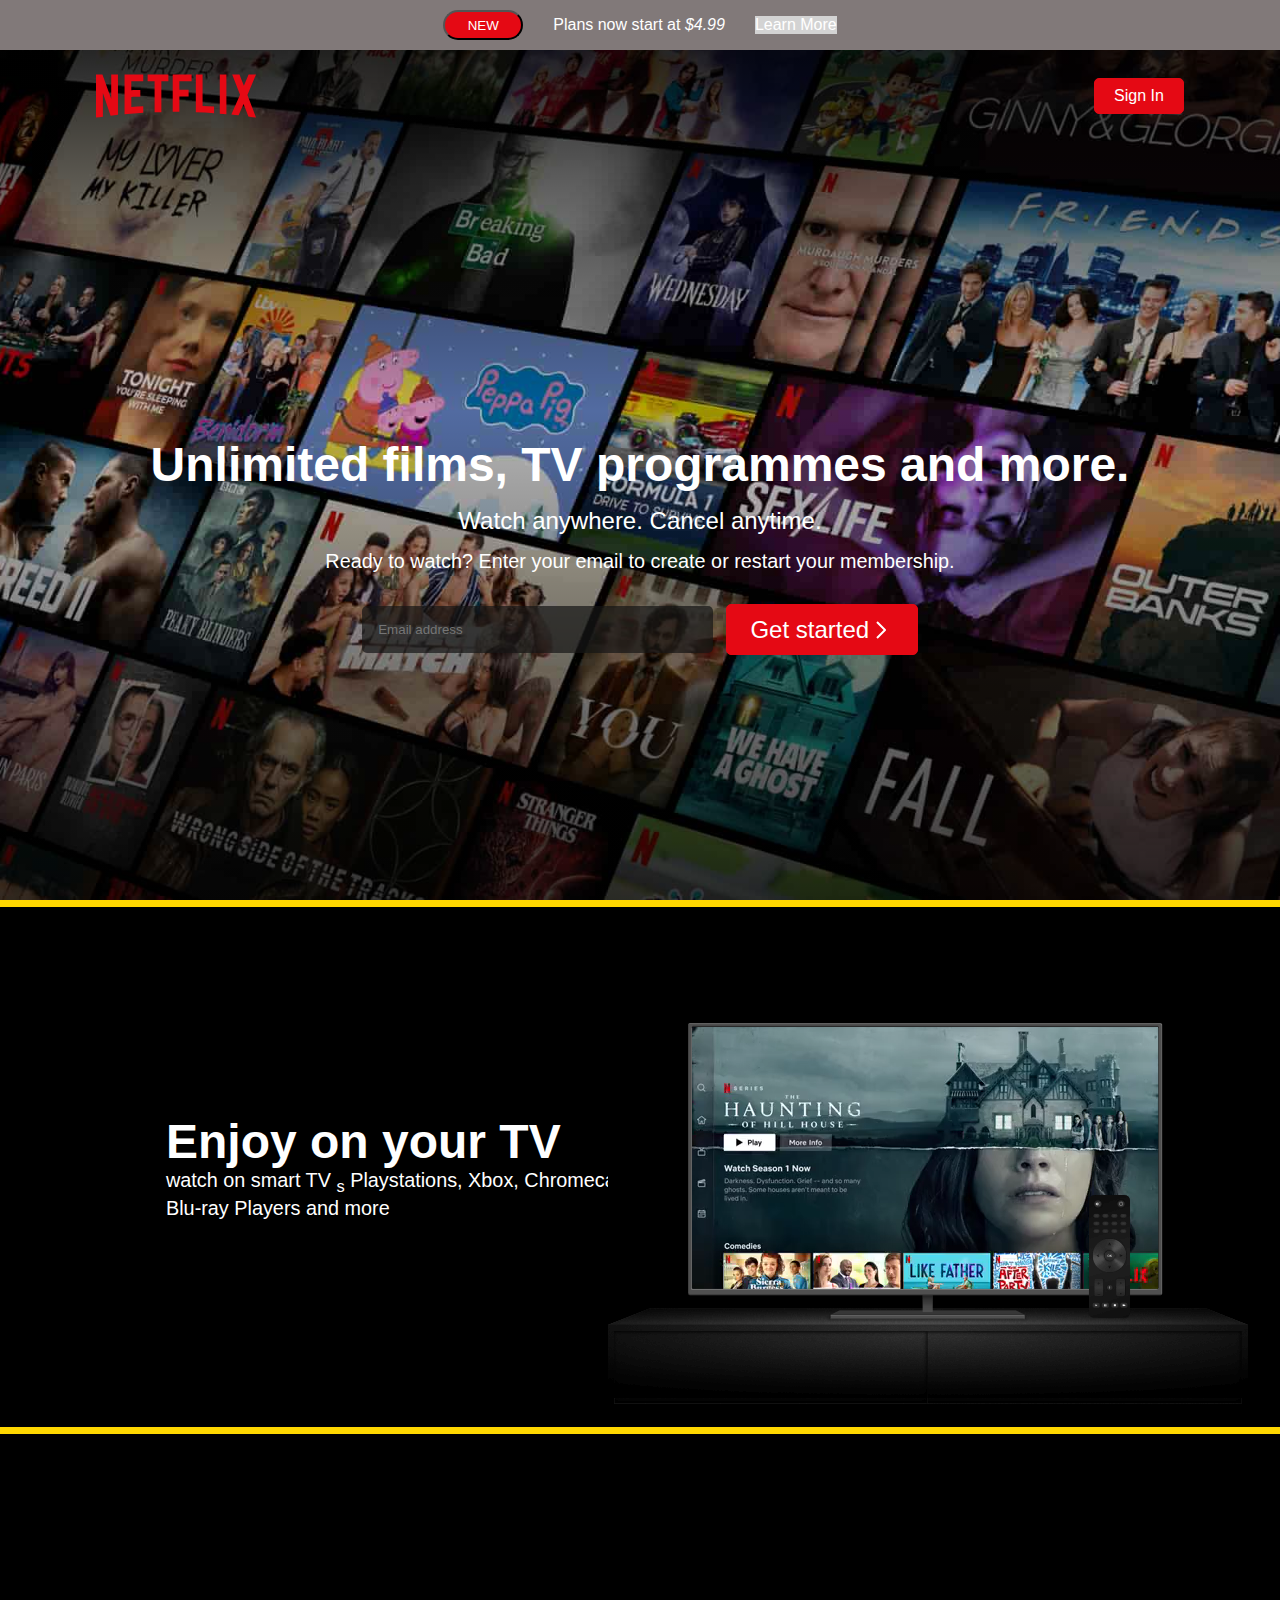
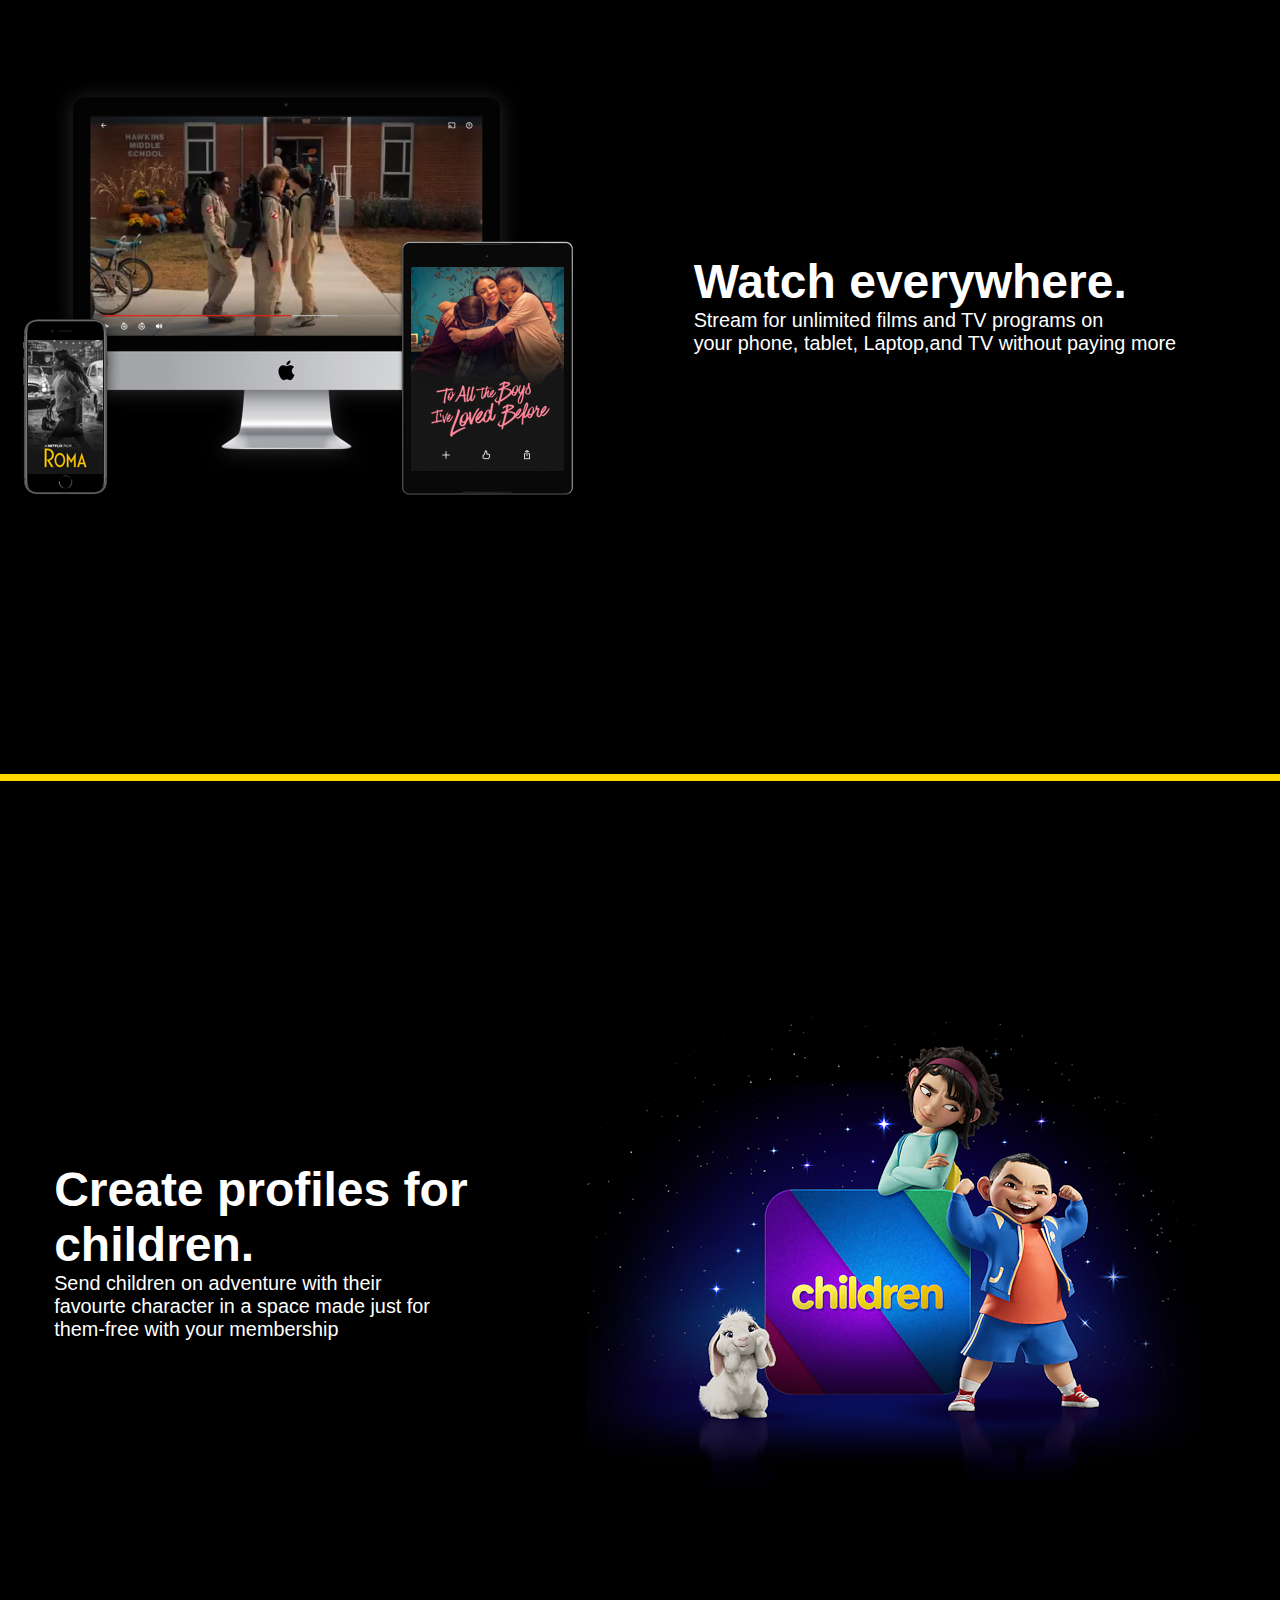
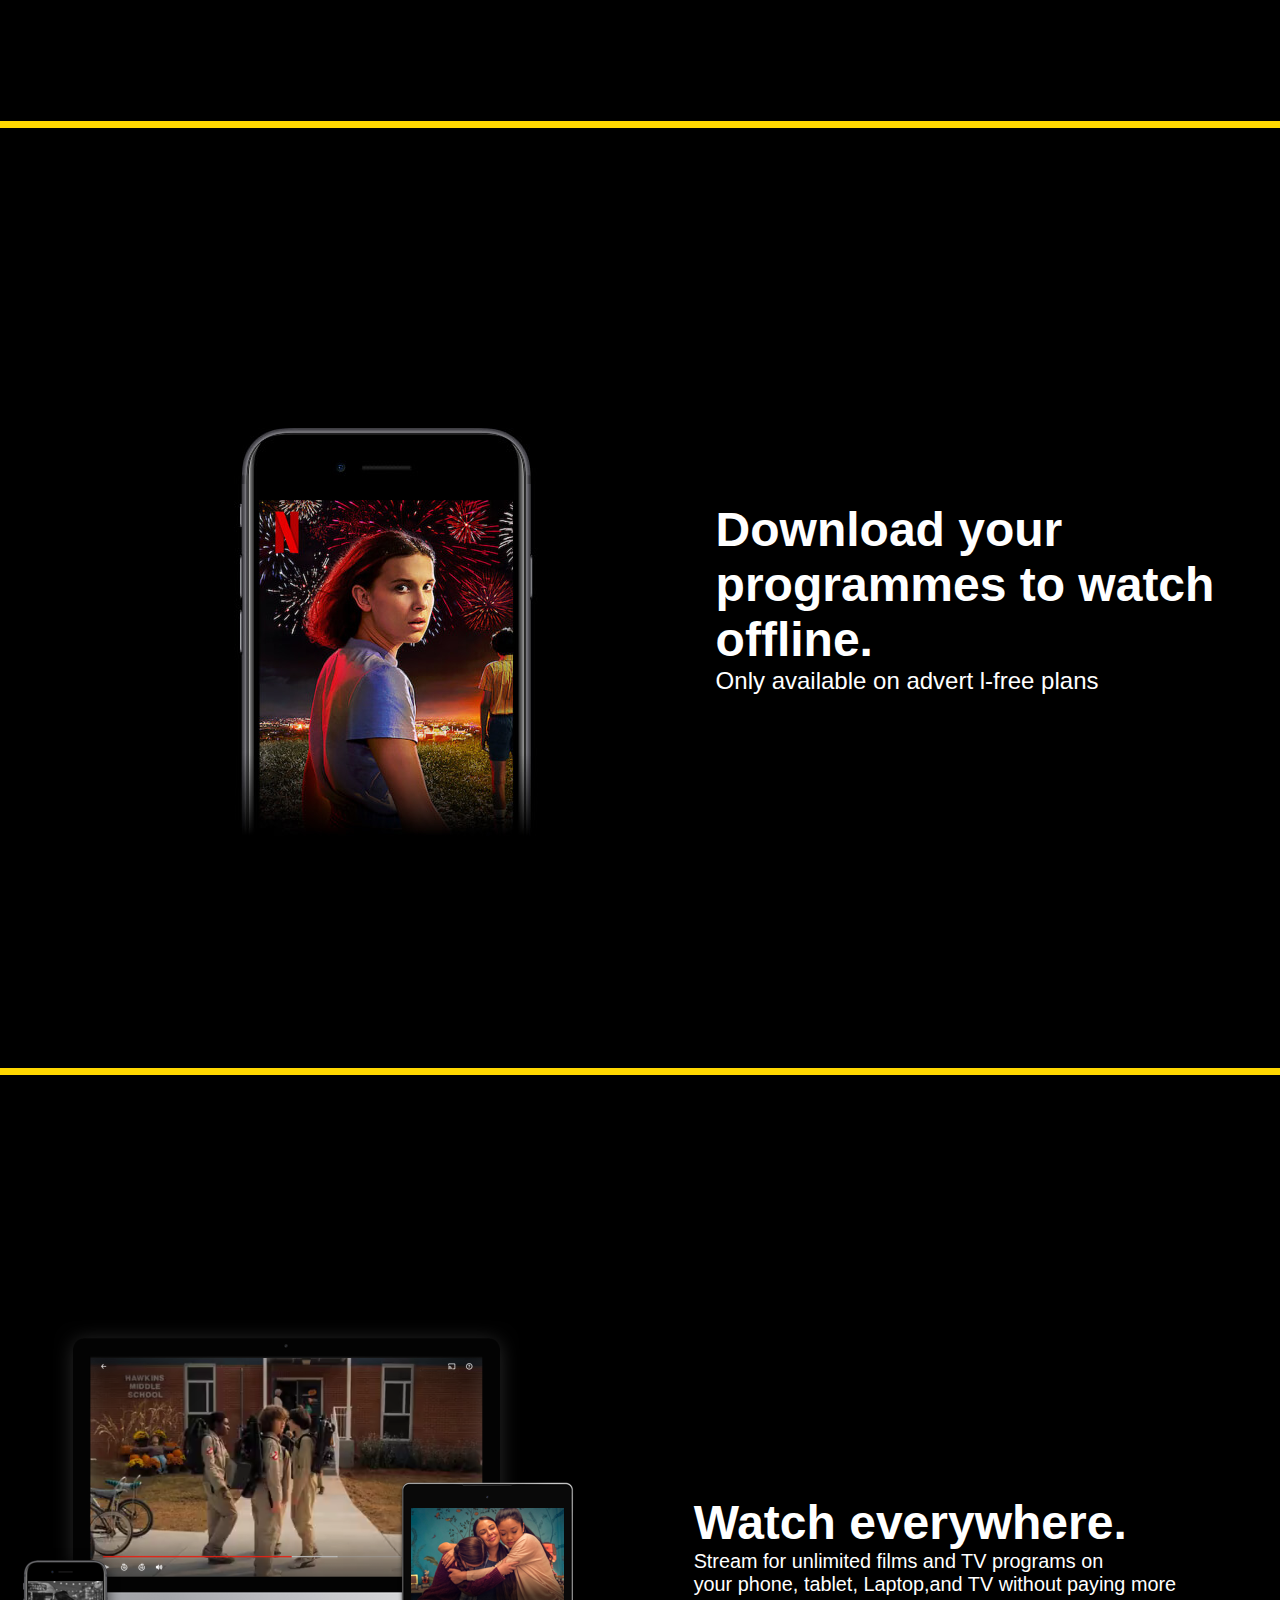
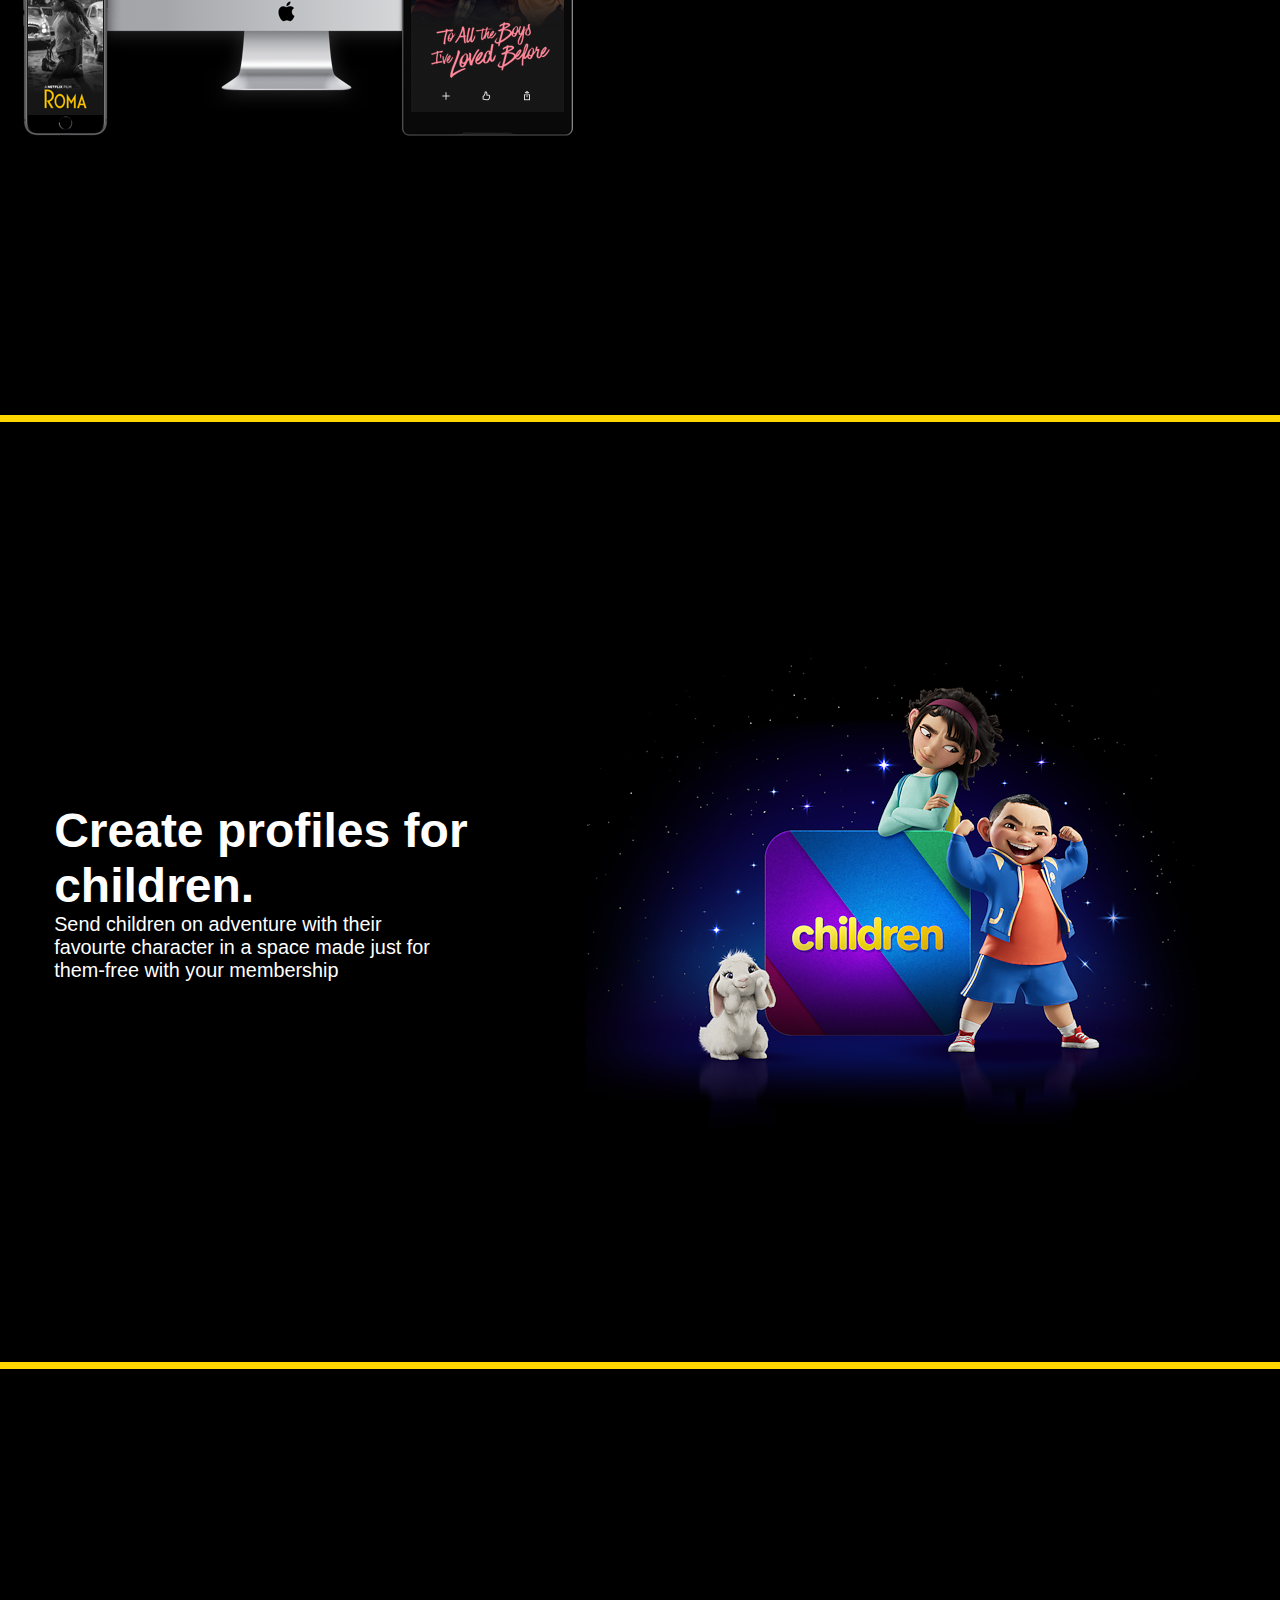
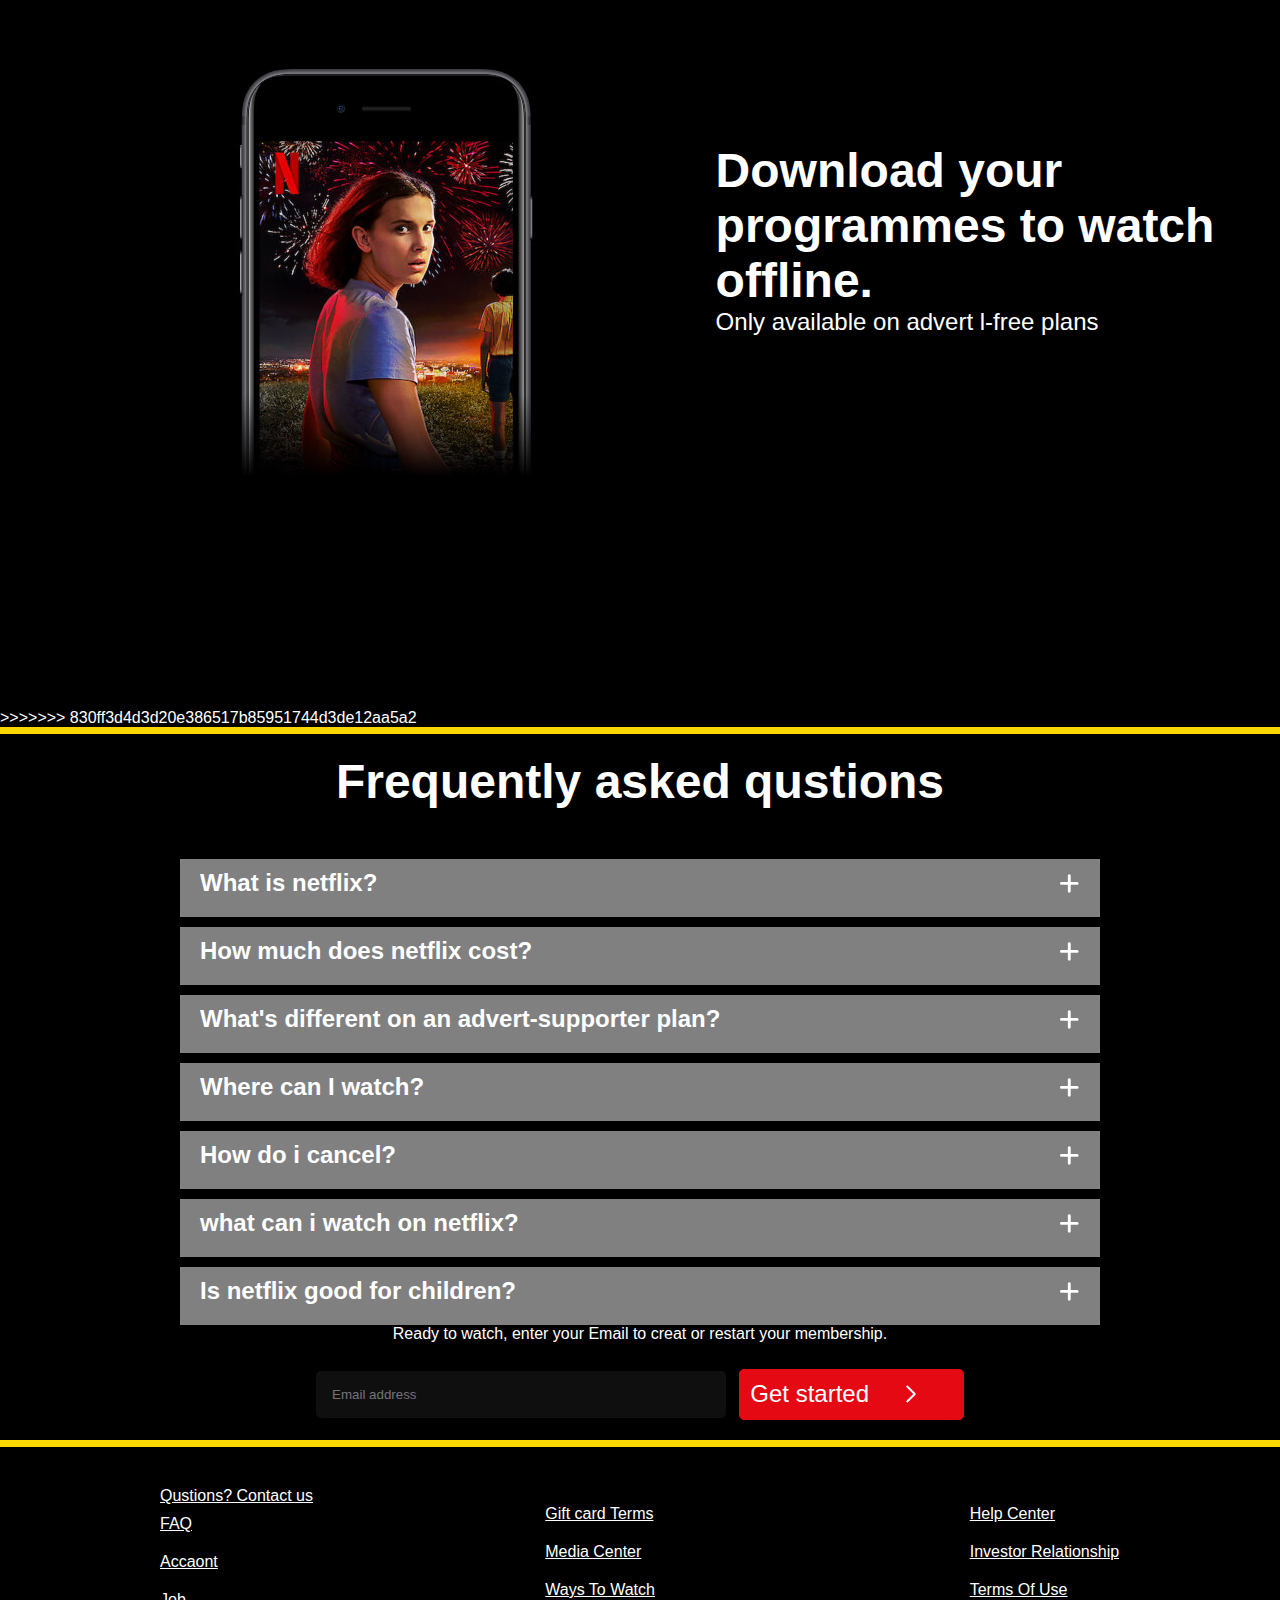
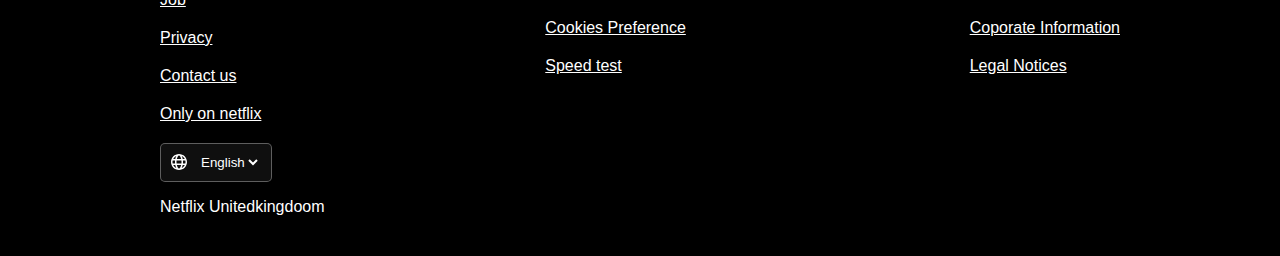
<file: index.html>
<!DOCTYPE html>
<html lang="en">
<head>
    <meta charset="UTF-8">
    <meta http-equiv="X-UA-Compatible" content="IE=edge">
    <meta name="viewport" content="width=device-width, initial-scale=1.0">
    <title>Netflix2.0 British</title>
    <link rel="stylesheet" href="./html/css/index.css">
    <link rel="stylesheet" href="https://cdnjs.cloudflare.com/ajax/libs/font-awesome/6.3.0/css/all.min.css">
</head>
<body>
    <header class="nf-hero">
        <nav class="nav-nav">
            <button class="btn-btn">NEW</button>
            <p>Plans now start at <em>$4.99</em></p>
            <a href="#">Learn More</a>
        </nav>
     <div>
        <nav class="nf-hero-nav">
            <svg viewBox="0 0 111 30" version="1.1" xmlns="http://www.w3.org/2000/svg" xmlns:xlink="http://www.w3.org/1999/xlink" aria-hidden="true" role="img" class="nf-logo"><g><path d="M105.06233,14.2806261 L110.999156,30 C109.249227,29.7497422 107.500234,29.4366857 105.718437,29.1554972 L102.374168,20.4686475 L98.9371075,28.4375293 C97.2499766,28.1563408 95.5928391,28.061674 93.9057081,27.8432843 L99.9372012,14.0931671 L94.4680851,-5.68434189e-14 L99.5313525,-5.68434189e-14 L102.593495,7.87421502 L105.874965,-5.68434189e-14 L110.999156,-5.68434189e-14 L105.06233,14.2806261 Z M90.4686475,-5.68434189e-14 L85.8749649,-5.68434189e-14 L85.8749649,27.2499766 C87.3746368,27.3437061 88.9371075,27.4055675 90.4686475,27.5930265 L90.4686475,-5.68434189e-14 Z M81.9055207,26.93692 C77.7186241,26.6557316 73.5307901,26.4064111 69.250164,26.3117443 L69.250164,-5.68434189e-14 L73.9366389,-5.68434189e-14 L73.9366389,21.8745899 C76.6248008,21.9373887 79.3120255,22.1557784 81.9055207,22.2804387 L81.9055207,26.93692 Z M64.2496954,10.6561065 L64.2496954,15.3435186 L57.8442216,15.3435186 L57.8442216,25.9996251 L53.2186709,25.9996251 L53.2186709,-5.68434189e-14 L66.3436123,-5.68434189e-14 L66.3436123,4.68741213 L57.8442216,4.68741213 L57.8442216,10.6561065 L64.2496954,10.6561065 Z M45.3435186,4.68741213 L45.3435186,26.2498828 C43.7810479,26.2498828 42.1876465,26.2498828 40.6561065,26.3117443 L40.6561065,4.68741213 L35.8121661,4.68741213 L35.8121661,-5.68434189e-14 L50.2183897,-5.68434189e-14 L50.2183897,4.68741213 L45.3435186,4.68741213 Z M30.749836,15.5928391 C28.687787,15.5928391 26.2498828,15.5928391 24.4999531,15.6875059 L24.4999531,22.6562939 C27.2499766,22.4678976 30,22.2495079 32.7809542,22.1557784 L32.7809542,26.6557316 L19.812541,27.6876933 L19.812541,-5.68434189e-14 L32.7809542,-5.68434189e-14 L32.7809542,4.68741213 L24.4999531,4.68741213 L24.4999531,10.9991564 C26.3126816,10.9991564 29.0936358,10.9054269 30.749836,10.9054269 L30.749836,15.5928391 Z M4.78114163,12.9684132 L4.78114163,29.3429562 C3.09401069,29.5313525 1.59340144,29.7497422 0,30 L0,-5.68434189e-14 L4.4690224,-5.68434189e-14 L10.562377,17.0315868 L10.562377,-5.68434189e-14 L15.2497891,-5.68434189e-14 L15.2497891,28.061674 C13.5935889,28.3437998 11.906458,28.4375293 10.1246602,28.6868498 L4.78114163,12.9684132 Z"></path></g></svg>
            <a href="../html/form/signin.html" class="nf-hero-signin btn" target="_blank"> sign in</a>
        </nav>
        <main class="nf-hero-main">
            <h1 class="nf-hero-main-title">Unlimited films, TV programmes and more.</h1>
            <h2 class="nf-hero-main-subtitle">Watch anywhere. Cancel anytime.</h2>
            <p class="nf-hero-main-text">Ready to watch? Enter your email to create or restart your membership.
            </p>
            <form action="#" class="nf-hero-main-form">
                <input type="Email" class="nf-hero-main-form-input" placeholder="Email address" name="Email">
                <button class="nf-hero-main-form-btn btn">
                    <span>Get started</span><svg width="24" height="24" viewBox="0 0 24 24" fill="none" xmlns="http://www.w3.org/2000/svg" class="nt-hero-main-form-angle-bracket"><path fill-rule="evenodd" clip-rule="evenodd" d="M7.29297 19.2928L14.5859 12L7.29297 4.70706L8.70718 3.29285L16.7072 11.2928C16.8947 11.4804 17.0001 11.7347 17.0001 12C17.0001 12.2652 16.8947 12.5195 16.7072 12.7071L8.70718 20.7071L7.29297 19.2928Z" fill="currentColor"></path>
                    </svg>
                </button>
            </form>
        </main>
     </div>
    </header>
   

        <section class="section-two">
         <div class="div-mm">
            <div class="div-d">
                <h1 class="hh">Enjoy on your TV</h1>
                <p class="pp">watch on smart TV <sub>s</sub> Playstations, Xbox, Chromecast, Apple TV, <br> Blu-ray Players and more</p>
            </div>
            <div class="div-dd">
                <img src="./html/assets/images/tv.png" alt="">
                <video autoplay loop src="/html/assets/images/video-tv-0819.m4v" class="diveo-dd"></video>
            </div>
         </div>
        </section>

        <section class="section-boy">
            <div class="dive-dad">
                <div class="div-img">
                    <img src="./html/assets/images/device-pile.png" alt="">
                    <video class="vid" autoplay loop src="./html/assets/images/video-devices.m4v"></video>
                </div>
                <div class="div-text">
                    <h1>Watch everywhere.</h1>
                    <p>Stream for unlimited films and TV programs on <br> your phone, tablet, Laptop,and TV without paying more</p>
                </div>
            </div>
        </section>
        <section class="section-3">
            <div class="div-gg">
                <div class="dive-texx">
                    <h1>Create profiles for <br> children.</h1>
                    <p>Send children on adventure with their <br> favourte character in a space made just for <br> them-free with your membership</p>
                </div>
                <div class="second-div">
                    <img src="./html/assets/images/children.png" alt="">
                </div>
            </div>
        </section>

        <section class="sect-set">
            <div class="baby">
                <div class="boy-b">
                    <img src="./html/assets/images/mobile-0819.jpg" alt="">
                </div>
                <div class="g-text">
                    <h1>Download your <br>programmes to watch <br>offline.</h1>
                    <p>Only available on advert l-free plans</p>
                </div>
            </div>
        </section>
       <section class="section-boy">
           <div class="dive-dad">
               <div class="div-img">
                   <img src="./html/assets/images/device-pile.png" alt="">
                   <video class="vid" autoplay loop src="./html/assets/images/video-devices.m4v"></video>
               </div>
               <div class="div-text">
                   <h1>Watch everywhere.</h1>
                   <p>Stream for unlimited films and TV programs on <br> your phone, tablet, Laptop,and TV without paying more</p>
               </div>
           </div>
       </section>
       <section class="section-3">
           <div class="div-gg">
               <div class="dive-texx">
                   <h1>Create profiles for <br> children.</h1>
                   <p>Send children on adventure with their <br> favourte character in a space made just for <br> them-free with your membership</p>
               </div>
               <div class="second-div">
                   <img src="./html/assets/images/children.png" alt="">
               </div>
           </div>
       </section>

       <section class="sect-set">
           <div class="baby">
               <div class="boy-b">
                   <img src="./html/assets/images/mobile-0819.jpg" alt="">
               </div>
               <div class="g-text">
                   <h1>Download your <br>programmes to watch <br>offline.</h1>
                   <p>Only available on advert l-free plans</p>
               </div>
           </div>
       </section>

>>>>>>> 830ff3d4d3d20e386517b85951744d3de12aa5a2
        <section class="sect-sect">
            <div class="dvd">
                <h1 class="we">Frequently asked qustions</h1>
                <details>
                    <summary>
                       
                        <h2 class="ppr">What is netflix?  <svg xmlns="http://www.w3.org/2000/svg"class="vga" viewBox="0 0 448 512"><path d="M240 80c0-17.7-14.3-32-32-32s-32 14.3-32 32V224H32c-17.7 0-32 14.3-32 32s14.3 32 32 32H176V432c0 17.7 14.3 32 32 32s32-14.3 32-32V288H384c17.7 0 32-14.3 32-32s-14.3-32-32-32H240V80z"/></svg></h2>
                
                    </summary>
                        <p>Netflix is a streaming service that offers a wide variety of award-winning TV shows, movies, anime, documentaries, <br>	and more on thousands of internet-connected devices.

                            You can watch as much as you want, whenever you want without a <br> single commercial – all for one low monthly price. 	There's always something new to discover and new TV shows and movies are <br> added every week!</p>
                   
                </details>
                       
                <details>
                    <summary>
                        <h2 class="ppr">How much does netflix cost? <svg xmlns="http://www.w3.org/2000/svg"class="vga" viewBox="0 0 448 512"><path d="M240 80c0-17.7-14.3-32-32-32s-32 14.3-32 32V224H32c-17.7 0-32 14.3-32 32s14.3 32 32 32H176V432c0 17.7 14.3 32 32 32s32-14.3 32-32V288H384c17.7 0 32-14.3 32-32s-14.3-32-32-32H240V80z"/></svg></h2>
                    </summary>
                        <p>Watch Netflix on your smartphone, tablet, Smart TV, laptop, or streaming device, <br> all for one fixed monthly fee. 	Plans range from US$2.99 <br> to US$9.99 a month. No extra costs, no contracts.
                        </p>
                    
                </details>
                <details>
                    <summary>
                         <h2 class="ppr">What's different on an advert-supporter plan? <svg xmlns="http://www.w3.org/2000/svg"class="vga" viewBox="0 0 448 512"><path d="M240 80c0-17.7-14.3-32-32-32s-32 14.3-32 32V224H32c-17.7 0-32 14.3-32 32s14.3 32 32 32H176V432c0 17.7 14.3 32 32 32s32-14.3 32-32V288H384c17.7 0 32-14.3 32-32s-14.3-32-32-32H240V80z"/></svg></h2>
                         <p></p>
                    </summary>
                </details>
                <details>
                    <summary>
                         <h2 class="ppr">Where can I watch? <svg xmlns="http://www.w3.org/2000/svg"class="vga" viewBox="0 0 448 512"><path d="M240 80c0-17.7-14.3-32-32-32s-32 14.3-32 32V224H32c-17.7 0-32 14.3-32 32s14.3 32 32 32H176V432c0 17.7 14.3 32 32 32s32-14.3 32-32V288H384c17.7 0 32-14.3 32-32s-14.3-32-32-32H240V80z"/></svg></h2>
                    </summary>
                         <p>Watch anywhere, anytime. Sign in with your Netflix account to watch instantly on the web  at netflix.com from your 	personal <br> computer or on any internet-connected device that offers the Netflix app, including smart TVs, smartphones, <br>	tablets, streaming media  players and game consoles.

                            You can also download your favorite shows with the iOS,  Android, <br> or Windows  10 app. Use  downloads to watch while 	you're on the go and without an internet connection. Take Netflix <br> with you anywhere.
                        </p>
                    
                </details>
                <details>
                    <summary>
                         <h2 class="ppr">How do i cancel? <svg xmlns="http://www.w3.org/2000/svg"class="vga" viewBox="0 0 448 512"><path d="M240 80c0-17.7-14.3-32-32-32s-32 14.3-32 32V224H32c-17.7 0-32 14.3-32 32s14.3 32 32 32H176V432c0 17.7 14.3 32 32 32s32-14.3 32-32V288H384c17.7 0 32-14.3 32-32s-14.3-32-32-32H240V80z"/></svg></h2>
                    </summary>
                       <p>Netflix is flexible. There are no pesky contracts and no commitments. You can easily cancel your account online in 	two clicks. <br> There are no cancellation fees – start or stop your account anytime.
                    </p>
                </details>

                <details>
                    <summary>
                          <h2 class="ppr">what can i watch on netflix? <svg xmlns="http://www.w3.org/2000/svg"class="vga" viewBox="0 0 448 512"><path d="M240 80c0-17.7-14.3-32-32-32s-32 14.3-32 32V224H32c-17.7 0-32 14.3-32 32s14.3 32 32 32H176V432c0 17.7 14.3 32 32 32s32-14.3 32-32V288H384c17.7 0 32-14.3 32-32s-14.3-32-32-32H240V80z"/></svg></h2>
                    </summary>
                         <p>Netflix has an extensive library of feature films, documentaries, TV shows, anime, award-winning Netflix originals, <br>	and more. Watch as much as you want, anytime you want.
                        </p>
                </details>

                <details>
                    <summary>
                        <h2 class="ppr">Is netflix good for children? <svg xmlns="http://www.w3.org/2000/svg"class="vga" viewBox="0 0 448 512"><path d="M240 80c0-17.7-14.3-32-32-32s-32 14.3-32 32V224H32c-17.7 0-32 14.3-32 32s14.3 32 32 32H176V432c0 17.7 14.3 32 32 32s32-14.3 32-32V288H384c17.7 0 32-14.3 32-32s-14.3-32-32-32H240V80z"/></svg></h2>
                    </summary>
                        <p>The Netflix Kids experience is included in your membership to give parents control while kids enjoy family-friendly <br>	TV shows and movies in their own space.

                            Kids profiles come with PIN-protected parental controls that let you restrict <br> the maturity rating of content kids 	can watch and block specific titles you don’t want kids to see.
                        </p>
                </details>

                <div class="wee">
                    <p>Ready to watch, enter your Email to creat or restart your membership.</p>
                    
                    <form action="#" class="nf-hero-main-form bob">
                        <input type="Email" class="nf-hero-main-form-input" placeholder="Email address" name="Email">
                        <button class="nf-hero-main-form-btn btn">
                            <span>Get started</span><svg width="24" height="24" viewBox="0 0 24 24" fill="none" xmlns="http://www.w3.org/2000/svg" class="nt-hero-main-form-angle-bracket bob"><path fill-rule="evenodd" clip-rule="evenodd" d="M7.29297 19.2928L14.5859 12L7.29297 4.70706L8.70718 3.29285L16.7072 11.2928C16.8947 11.4804 17.0001 11.7347 17.0001 12C17.0001 12.2652 16.8947 12.5195 16.7072 12.7071L8.70718 20.7071L7.29297 19.2928Z" fill="currentColor"></path>
                            </svg>
                        </button>
                    </form>
                </div>
            </div>
        </section>
        <section class="section-mama">
          <div class="jyt">
            <a href="#" class="c22">Qustions? Contact us</a>
            <div class="div-thg">
                <div class="div-mam">
                    <a href="#">FAQ</a>
                    <a href="#">Accaont</a>
                    <a href="#">Job</a>
                    <a href="#">Privacy</a>
                    <a href="#">Contact us </a>
                    <a href="#">Only on netflix</a>
                </div>
    
                <div class="div-ma">
                    <a href="#">Gift card Terms</a> 
                    <a href="#">Media Center</a>
                    <a href="#">Ways To Watch</a>
                    <a href="#">Cookies Preference</a>
                    <a href="#">Speed test</a>
                </div>
    
                <div class="div-ggh">
                    <a href="#">Help Center</a>
                    <a href="#">Investor Relationship</a>
                    <a href="#">Terms Of Use</a>
                    <a href="#">Coporate Information</a>
                    <a href="#">Legal Notices</a>
                </div>
            </div>
          

          <div class="country-area">
            <div class="languedge">
                <svg width="16" height="16" viewBox="0 0 16 16" fill="none" xmlns="http://www.w3.org/2000/svg" class="Hawkins-Icon Hawkins-Icon-Small" data-name="Globe"><path fill-rule="evenodd" clip-rule="evenodd" d="M8 14.5C8.23033 14.5 8.84266 14.2743 9.48679 12.986C9.76293 12.4337 9.99973 11.7621 10.1748 11H5.8252C6.00027 11.7621 6.23707 12.4337 6.51321 12.986C7.15734 14.2743 7.76967 14.5 8 14.5ZM5.57762 9.5C5.52716 9.02077 5.5 8.51911 5.5 8C5.5 7.48089 5.52716 6.97923 5.57762 6.5H10.4224C10.4728 6.97923 10.5 7.48089 10.5 8C10.5 8.51911 10.4728 9.02077 10.4224 9.5H5.57762ZM11.7092 11C11.4822 12.1217 11.1317 13.117 10.6914 13.9184C12.0137 13.3161 13.0987 12.2837 13.7678 11H11.7092ZM14.3261 9.5H11.9298C11.9759 9.01412 12 8.51269 12 8C12 7.48731 11.9759 6.98588 11.9298 6.5H14.3261C14.4398 6.98152 14.5 7.48373 14.5 8C14.5 8.51627 14.4398 9.01848 14.3261 9.5ZM4.0702 9.5H1.67393C1.56019 9.01848 1.5 8.51627 1.5 8C1.5 7.48373 1.56019 6.98152 1.67393 6.5H4.0702C4.02411 6.98588 4 7.48731 4 8C4 8.51269 4.02411 9.01412 4.0702 9.5ZM2.23221 11H4.29076C4.51779 12.1217 4.86832 13.117 5.30864 13.9184C3.98635 13.3161 2.90128 12.2837 2.23221 11ZM5.8252 5H10.1748C9.99973 4.23793 9.76293 3.56626 9.48679 3.01397C8.84266 1.72571 8.23033 1.5 8 1.5C7.76967 1.5 7.15734 1.72571 6.51321 3.01397C6.23707 3.56626 6.00027 4.23793 5.8252 5ZM11.7092 5H13.7678C13.0987 3.71627 12.0137 2.68389 10.6914 2.08162C11.1317 2.88302 11.4822 3.8783 11.7092 5ZM5.30864 2.08162C4.86832 2.88302 4.51779 3.8783 4.29076 5H2.23221C2.90128 3.71628 3.98635 2.68389 5.30864 2.08162ZM8 0C12.4183 0 16 3.58172 16 8C16 12.4183 12.4183 16 8 16C3.58172 16 0 12.4183 0 8C0 3.58172 3.58172 0 8 0Z" fill="currentColor"></path></svg>
                <select name="lang" id="lang" class="Ctry"><option value="en">English</option>
                    <option value="Fr">French</option></select>
            </div>
          </div>
          <p>Netflix Unitedkingdoom</p>
        </div>
        
        </section>
</body>
</html>
</file>
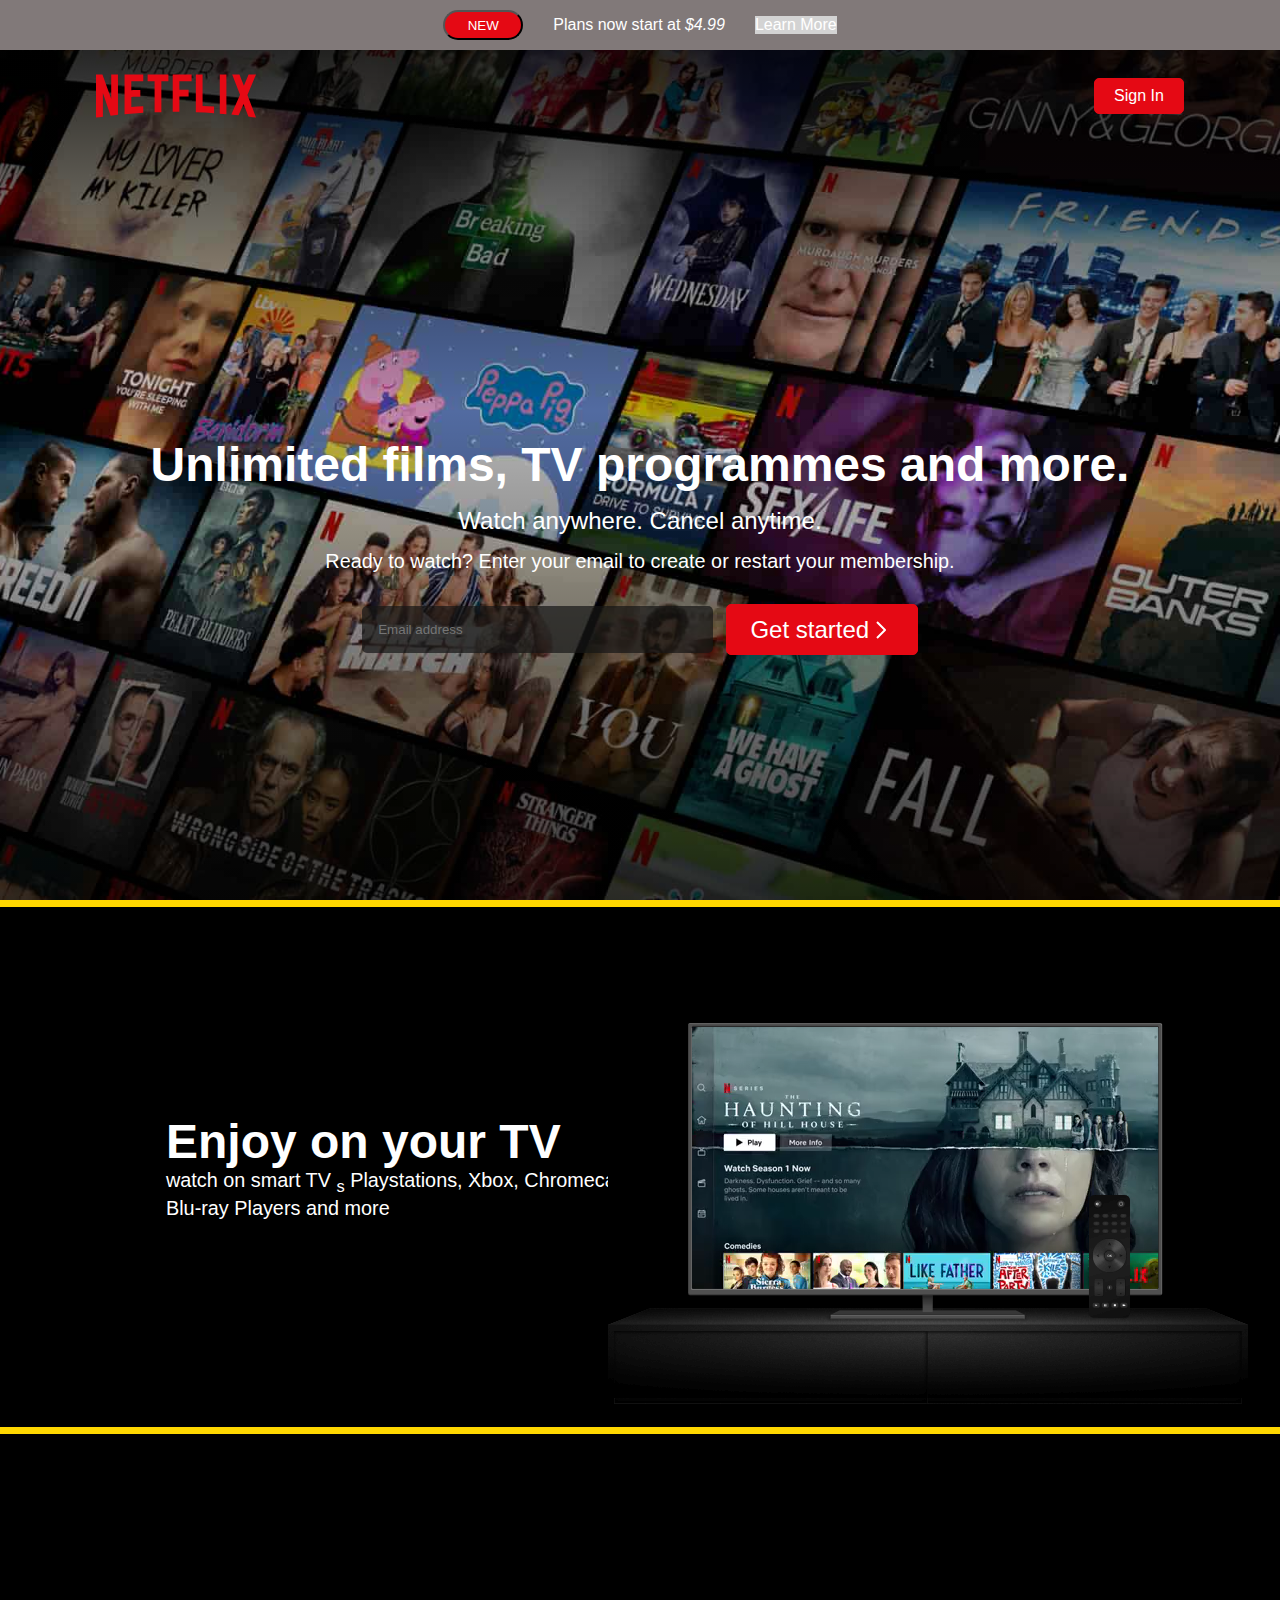
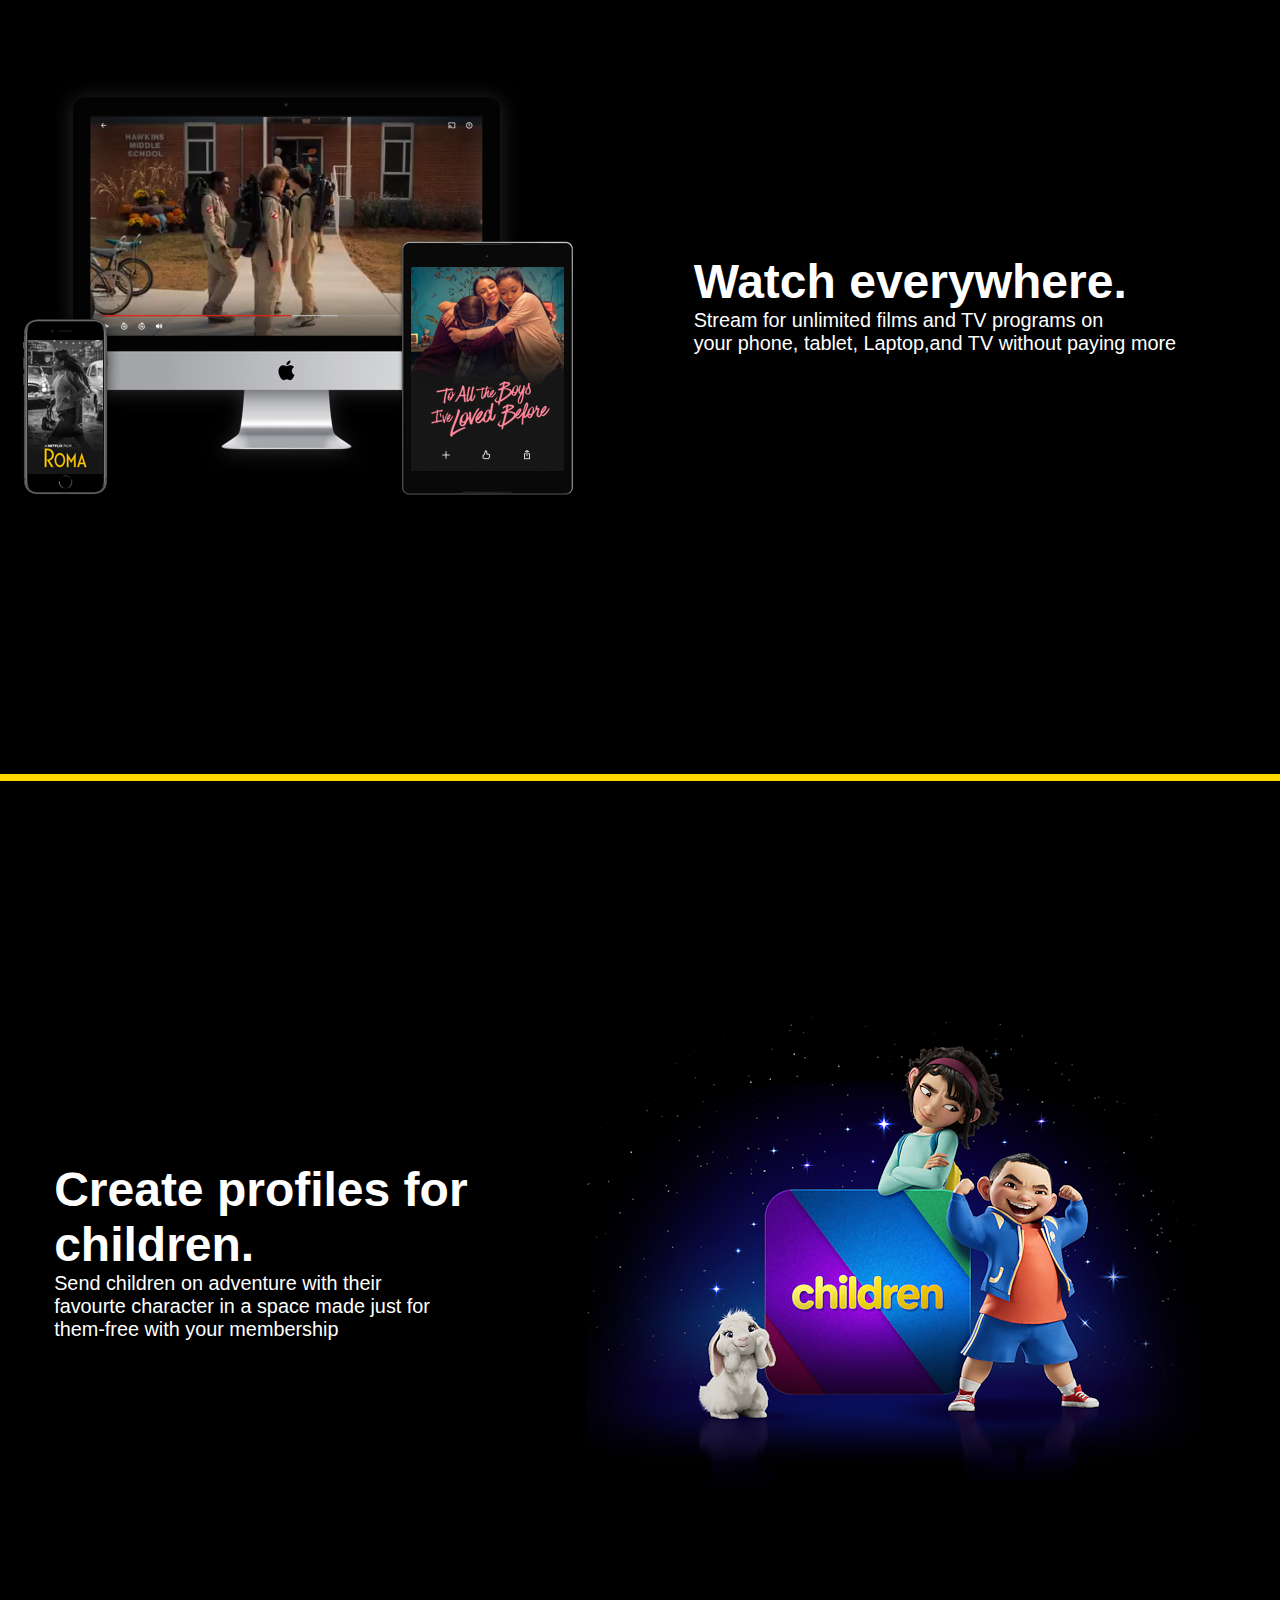
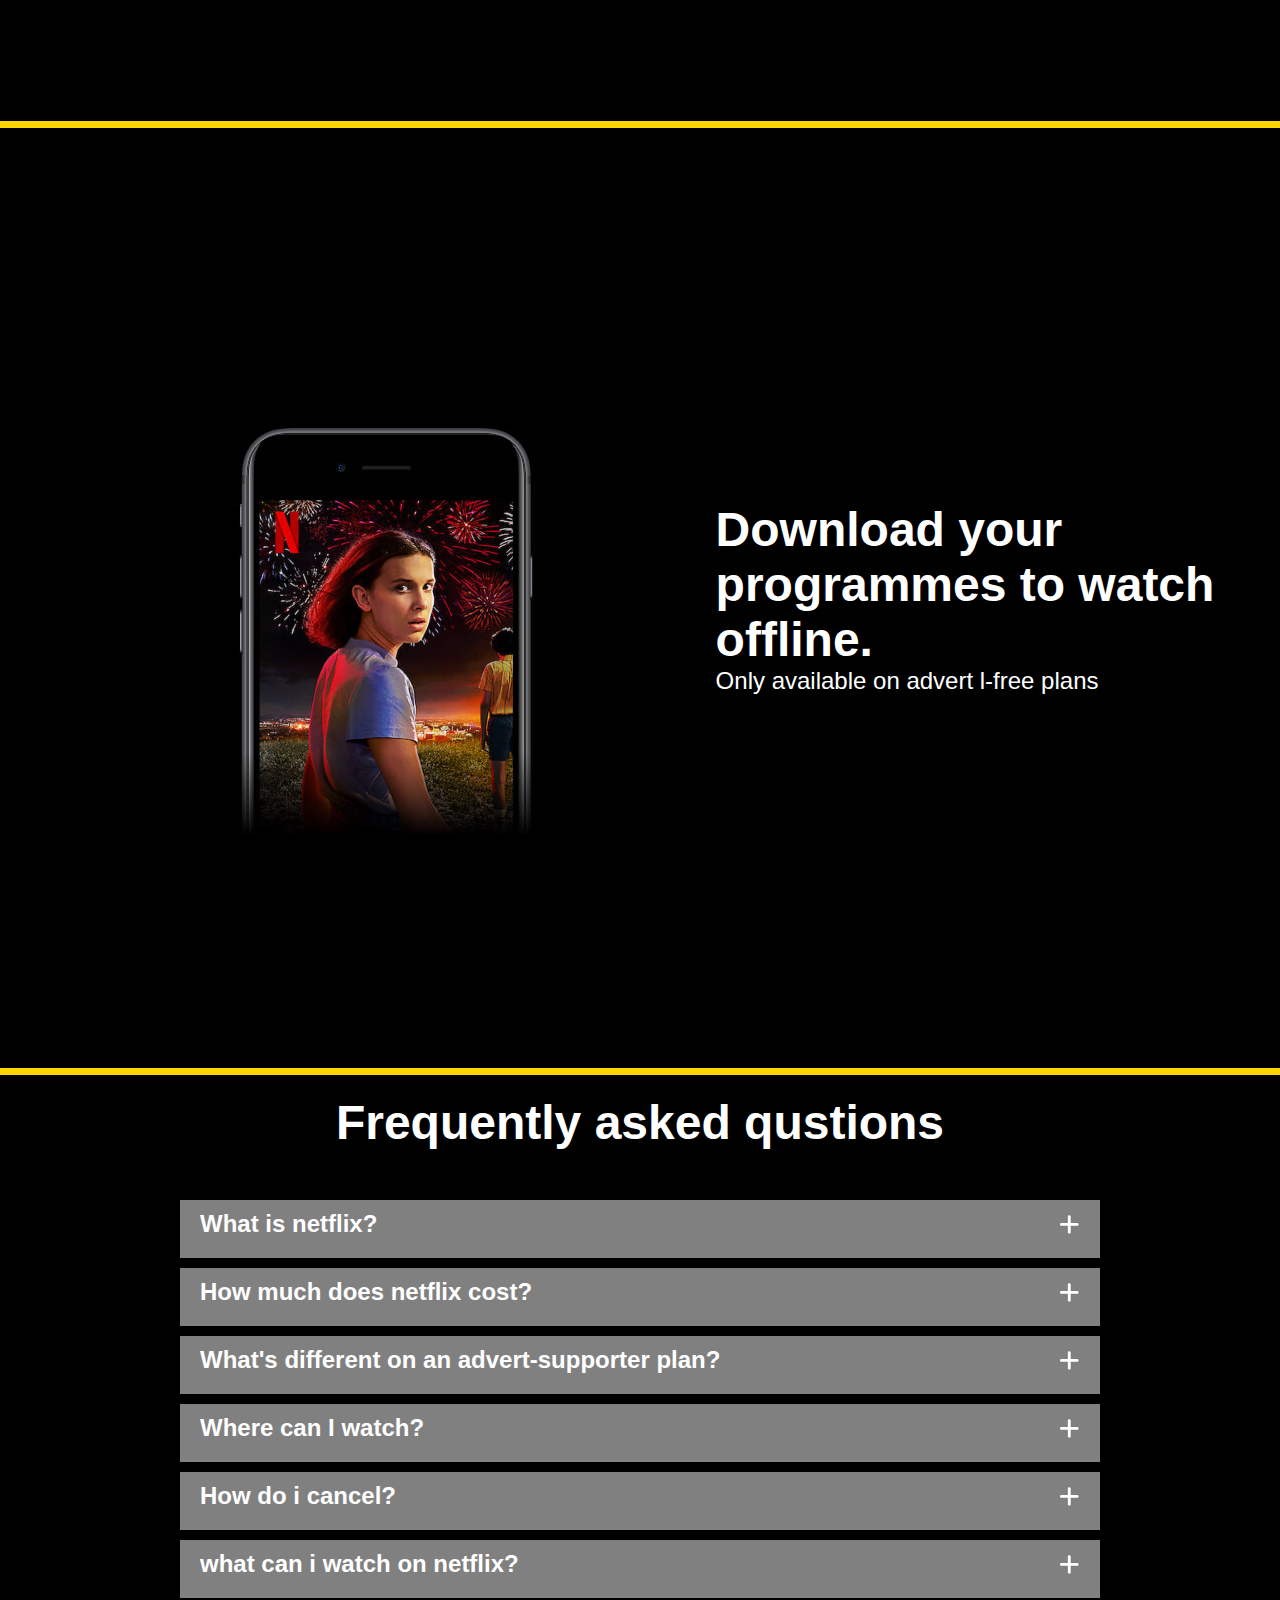
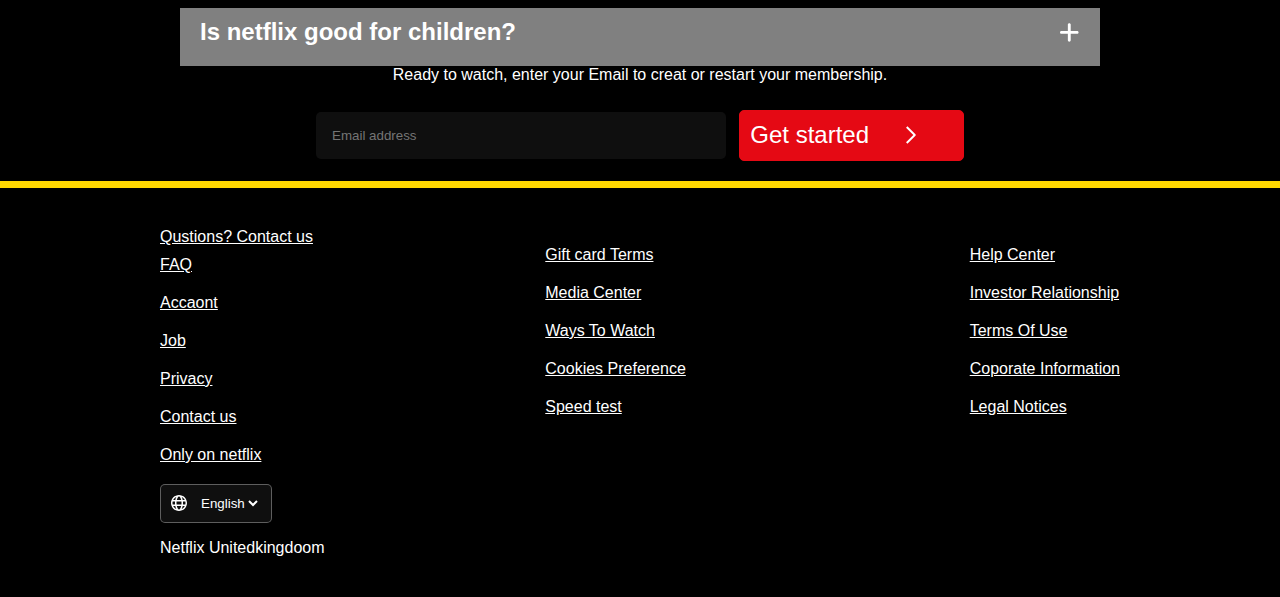
<file: html/index.html>
<!DOCTYPE html>
<html lang="en">
<head>
    <meta charset="UTF-8">
    <meta http-equiv="X-UA-Compatible" content="IE=edge">
    <meta name="viewport" content="width=device-width, initial-scale=1.0">
    <title>Netflix2.0 British</title>
    <link rel="stylesheet" href="./css/index.css">
    <link rel="stylesheet" href="https://cdnjs.cloudflare.com/ajax/libs/font-awesome/6.3.0/css/all.min.css">
</head>
<body>
    <header class="nf-hero">
        <nav class="nav-nav">
            <button class="btn-btn">NEW</button>
            <p>Plans now start at <em>$4.99</em></p>
            <a href="#">Learn More</a>
        </nav>
     <div>
        <nav class="nf-hero-nav">
            <svg viewBox="0 0 111 30" version="1.1" xmlns="http://www.w3.org/2000/svg" xmlns:xlink="http://www.w3.org/1999/xlink" aria-hidden="true" role="img" class="nf-logo"><g><path d="M105.06233,14.2806261 L110.999156,30 C109.249227,29.7497422 107.500234,29.4366857 105.718437,29.1554972 L102.374168,20.4686475 L98.9371075,28.4375293 C97.2499766,28.1563408 95.5928391,28.061674 93.9057081,27.8432843 L99.9372012,14.0931671 L94.4680851,-5.68434189e-14 L99.5313525,-5.68434189e-14 L102.593495,7.87421502 L105.874965,-5.68434189e-14 L110.999156,-5.68434189e-14 L105.06233,14.2806261 Z M90.4686475,-5.68434189e-14 L85.8749649,-5.68434189e-14 L85.8749649,27.2499766 C87.3746368,27.3437061 88.9371075,27.4055675 90.4686475,27.5930265 L90.4686475,-5.68434189e-14 Z M81.9055207,26.93692 C77.7186241,26.6557316 73.5307901,26.4064111 69.250164,26.3117443 L69.250164,-5.68434189e-14 L73.9366389,-5.68434189e-14 L73.9366389,21.8745899 C76.6248008,21.9373887 79.3120255,22.1557784 81.9055207,22.2804387 L81.9055207,26.93692 Z M64.2496954,10.6561065 L64.2496954,15.3435186 L57.8442216,15.3435186 L57.8442216,25.9996251 L53.2186709,25.9996251 L53.2186709,-5.68434189e-14 L66.3436123,-5.68434189e-14 L66.3436123,4.68741213 L57.8442216,4.68741213 L57.8442216,10.6561065 L64.2496954,10.6561065 Z M45.3435186,4.68741213 L45.3435186,26.2498828 C43.7810479,26.2498828 42.1876465,26.2498828 40.6561065,26.3117443 L40.6561065,4.68741213 L35.8121661,4.68741213 L35.8121661,-5.68434189e-14 L50.2183897,-5.68434189e-14 L50.2183897,4.68741213 L45.3435186,4.68741213 Z M30.749836,15.5928391 C28.687787,15.5928391 26.2498828,15.5928391 24.4999531,15.6875059 L24.4999531,22.6562939 C27.2499766,22.4678976 30,22.2495079 32.7809542,22.1557784 L32.7809542,26.6557316 L19.812541,27.6876933 L19.812541,-5.68434189e-14 L32.7809542,-5.68434189e-14 L32.7809542,4.68741213 L24.4999531,4.68741213 L24.4999531,10.9991564 C26.3126816,10.9991564 29.0936358,10.9054269 30.749836,10.9054269 L30.749836,15.5928391 Z M4.78114163,12.9684132 L4.78114163,29.3429562 C3.09401069,29.5313525 1.59340144,29.7497422 0,30 L0,-5.68434189e-14 L4.4690224,-5.68434189e-14 L10.562377,17.0315868 L10.562377,-5.68434189e-14 L15.2497891,-5.68434189e-14 L15.2497891,28.061674 C13.5935889,28.3437998 11.906458,28.4375293 10.1246602,28.6868498 L4.78114163,12.9684132 Z"></path></g></svg>
            <a href="../html/form/signin.html" class="nf-hero-signin btn" target="_blank"> sign in</a>
        </nav>
        <main class="nf-hero-main">
            <h1 class="nf-hero-main-title">Unlimited films, TV programmes and more.</h1>
            <h2 class="nf-hero-main-subtitle">Watch anywhere. Cancel anytime.</h2>
            <p class="nf-hero-main-text">Ready to watch? Enter your email to create or restart your membership.
            </p>
            <form action="#" class="nf-hero-main-form">
                <input type="Email" class="nf-hero-main-form-input" placeholder="Email address" name="Email">
                <button class="nf-hero-main-form-btn btn">
                    <span>Get started</span><svg width="24" height="24" viewBox="0 0 24 24" fill="none" xmlns="http://www.w3.org/2000/svg" class="nt-hero-main-form-angle-bracket"><path fill-rule="evenodd" clip-rule="evenodd" d="M7.29297 19.2928L14.5859 12L7.29297 4.70706L8.70718 3.29285L16.7072 11.2928C16.8947 11.4804 17.0001 11.7347 17.0001 12C17.0001 12.2652 16.8947 12.5195 16.7072 12.7071L8.70718 20.7071L7.29297 19.2928Z" fill="currentColor"></path>
                    </svg>
                </button>
            </form>
        </main>
     </div>
    </header>

        <section class="section-two">
         <div class="div-mm">
            <div class="div-d">
                <h1 class="hh">Enjoy on your TV</h1>
                <p class="pp">watch on smart TV <sub>s</sub> Playstations, Xbox, Chromecast, Apple TV, <br> Blu-ray Players and more</p>
            </div>
            <div class="div-dd">
                <img src="../images/tv.png" alt="">
                <video autoplay loop src="../images/video-tv-0819.m4v" class="diveo-dd"></video>
            </div>
         </div>
        </section>

        <section class="section-boy">
            <div class="dive-dad">
                <div class="div-img">
                    <img src="../images/device-pile.png" alt="">
                    <video class="vid" autoplay loop src="../images/video-devices.m4v"></video>
                </div>
                <div class="div-text">
                    <h1>Watch everywhere.</h1>
                    <p>Stream for unlimited films and TV programs on <br> your phone, tablet, Laptop,and TV without paying more</p>
                </div>
            </div>
        </section>
        <section class="section-3">
            <div class="div-gg">
                <div class="dive-texx">
                    <h1>Create profiles for <br> children.</h1>
                    <p>Send children on adventure with their <br> favourte character in a space made just for <br> them-free with your membership</p>
                </div>
                <div class="second-div">
                    <img src="../images/children.png" alt="">
                </div>
            </div>
        </section>

        <section class="sect-set">
            <div class="baby">
                <div class="boy-b">
                    <img src="../images/mobile-0819.jpg" alt="">
                </div>
                <div class="g-text">
                    <h1>Download your <br>programmes to watch <br>offline.</h1>
                    <p>Only available on advert l-free plans</p>
                </div>
            </div>
        </section>
        <section class="sect-sect">
            <div class="dvd">
                <h1 class="we">Frequently asked qustions</h1>
                <details>
                    <summary>
                       
                        <h2 class="ppr">What is netflix?  <svg xmlns="http://www.w3.org/2000/svg"class="vga" viewBox="0 0 448 512"><path d="M240 80c0-17.7-14.3-32-32-32s-32 14.3-32 32V224H32c-17.7 0-32 14.3-32 32s14.3 32 32 32H176V432c0 17.7 14.3 32 32 32s32-14.3 32-32V288H384c17.7 0 32-14.3 32-32s-14.3-32-32-32H240V80z"/></svg></h2>
                
                    </summary>
                        <p>Netflix is a streaming service that offers a wide variety of award-winning TV shows, movies, anime, documentaries, <br>	and more on thousands of internet-connected devices.

                            You can watch as much as you want, whenever you want without a <br> single commercial – all for one low monthly price. 	There's always something new to discover and new TV shows and movies are <br> added every week!</p>
                   
                </details>
                       
                <details>
                    <summary>
                        <h2 class="ppr">How much does netflix cost? <svg xmlns="http://www.w3.org/2000/svg"class="vga" viewBox="0 0 448 512"><path d="M240 80c0-17.7-14.3-32-32-32s-32 14.3-32 32V224H32c-17.7 0-32 14.3-32 32s14.3 32 32 32H176V432c0 17.7 14.3 32 32 32s32-14.3 32-32V288H384c17.7 0 32-14.3 32-32s-14.3-32-32-32H240V80z"/></svg></h2>
                    </summary>
                        <p>Watch Netflix on your smartphone, tablet, Smart TV, laptop, or streaming device, <br> all for one fixed monthly fee. 	Plans range from US$2.99 <br> to US$9.99 a month. No extra costs, no contracts.
                        </p>
                    
                </details>
                <details>
                    <summary>
                         <h2 class="ppr">What's different on an advert-supporter plan? <svg xmlns="http://www.w3.org/2000/svg"class="vga" viewBox="0 0 448 512"><path d="M240 80c0-17.7-14.3-32-32-32s-32 14.3-32 32V224H32c-17.7 0-32 14.3-32 32s14.3 32 32 32H176V432c0 17.7 14.3 32 32 32s32-14.3 32-32V288H384c17.7 0 32-14.3 32-32s-14.3-32-32-32H240V80z"/></svg></h2>
                         <p></p>
                    </summary>
                </details>
                <details>
                    <summary>
                         <h2 class="ppr">Where can I watch? <svg xmlns="http://www.w3.org/2000/svg"class="vga" viewBox="0 0 448 512"><path d="M240 80c0-17.7-14.3-32-32-32s-32 14.3-32 32V224H32c-17.7 0-32 14.3-32 32s14.3 32 32 32H176V432c0 17.7 14.3 32 32 32s32-14.3 32-32V288H384c17.7 0 32-14.3 32-32s-14.3-32-32-32H240V80z"/></svg></h2>
                    </summary>
                         <p>Watch anywhere, anytime. Sign in with your Netflix account to watch instantly on the web  at netflix.com from your 	personal <br> computer or on any internet-connected device that offers the Netflix app, including smart TVs, smartphones, <br>	tablets, streaming media  players and game consoles.

                            You can also download your favorite shows with the iOS,  Android, <br> or Windows  10 app. Use  downloads to watch while 	you're on the go and without an internet connection. Take Netflix <br> with you anywhere.
                        </p>
                    
                </details>
                <details>
                    <summary>
                         <h2 class="ppr">How do i cancel? <svg xmlns="http://www.w3.org/2000/svg"class="vga" viewBox="0 0 448 512"><path d="M240 80c0-17.7-14.3-32-32-32s-32 14.3-32 32V224H32c-17.7 0-32 14.3-32 32s14.3 32 32 32H176V432c0 17.7 14.3 32 32 32s32-14.3 32-32V288H384c17.7 0 32-14.3 32-32s-14.3-32-32-32H240V80z"/></svg></h2>
                    </summary>
                       <p>Netflix is flexible. There are no pesky contracts and no commitments. You can easily cancel your account online in 	two clicks. <br> There are no cancellation fees – start or stop your account anytime.
                    </p>
                </details>

                <details>
                    <summary>
                          <h2 class="ppr">what can i watch on netflix? <svg xmlns="http://www.w3.org/2000/svg"class="vga" viewBox="0 0 448 512"><path d="M240 80c0-17.7-14.3-32-32-32s-32 14.3-32 32V224H32c-17.7 0-32 14.3-32 32s14.3 32 32 32H176V432c0 17.7 14.3 32 32 32s32-14.3 32-32V288H384c17.7 0 32-14.3 32-32s-14.3-32-32-32H240V80z"/></svg></h2>
                    </summary>
                         <p>Netflix has an extensive library of feature films, documentaries, TV shows, anime, award-winning Netflix originals, <br>	and more. Watch as much as you want, anytime you want.
                        </p>
                </details>

                <details>
                    <summary>
                        <h2 class="ppr">Is netflix good for children? <svg xmlns="http://www.w3.org/2000/svg"class="vga" viewBox="0 0 448 512"><path d="M240 80c0-17.7-14.3-32-32-32s-32 14.3-32 32V224H32c-17.7 0-32 14.3-32 32s14.3 32 32 32H176V432c0 17.7 14.3 32 32 32s32-14.3 32-32V288H384c17.7 0 32-14.3 32-32s-14.3-32-32-32H240V80z"/></svg></h2>
                    </summary>
                        <p>The Netflix Kids experience is included in your membership to give parents control while kids enjoy family-friendly <br>	TV shows and movies in their own space.

                            Kids profiles come with PIN-protected parental controls that let you restrict <br> the maturity rating of content kids 	can watch and block specific titles you don’t want kids to see.
                        </p>
                </details>

                <div class="wee">
                    <p>Ready to watch, enter your Email to creat or restart your membership.</p>
                    
                    <form action="#" class="nf-hero-main-form bob">
                        <input type="Email" class="nf-hero-main-form-input" placeholder="Email address" name="Email">
                        <button class="nf-hero-main-form-btn btn">
                            <span>Get started</span><svg width="24" height="24" viewBox="0 0 24 24" fill="none" xmlns="http://www.w3.org/2000/svg" class="nt-hero-main-form-angle-bracket bob"><path fill-rule="evenodd" clip-rule="evenodd" d="M7.29297 19.2928L14.5859 12L7.29297 4.70706L8.70718 3.29285L16.7072 11.2928C16.8947 11.4804 17.0001 11.7347 17.0001 12C17.0001 12.2652 16.8947 12.5195 16.7072 12.7071L8.70718 20.7071L7.29297 19.2928Z" fill="currentColor"></path>
                            </svg>
                        </button>
                    </form>
                </div>
            </div>
        </section>
        <section class="section-mama">
          <div class="jyt">
            <a href="#" class="c22">Qustions? Contact us</a>
            <div class="div-thg">
                <div class="div-mam">
                    <a href="#">FAQ</a>
                    <a href="#">Accaont</a>
                    <a href="#">Job</a>
                    <a href="#">Privacy</a>
                    <a href="#">Contact us </a>
                    <a href="#">Only on netflix</a>
                </div>
    
                <div class="div-ma">
                    <a href="#">Gift card Terms</a> 
                    <a href="#">Media Center</a>
                    <a href="#">Ways To Watch</a>
                    <a href="#">Cookies Preference</a>
                    <a href="#">Speed test</a>
                </div>
    
                <div class="div-ggh">
                    <a href="#">Help Center</a>
                    <a href="#">Investor Relationship</a>
                    <a href="#">Terms Of Use</a>
                    <a href="#">Coporate Information</a>
                    <a href="#">Legal Notices</a>
                </div>
            </div>
          

          <div class="country-area">
            <div class="languedge">
                <svg width="16" height="16" viewBox="0 0 16 16" fill="none" xmlns="http://www.w3.org/2000/svg" class="Hawkins-Icon Hawkins-Icon-Small" data-name="Globe"><path fill-rule="evenodd" clip-rule="evenodd" d="M8 14.5C8.23033 14.5 8.84266 14.2743 9.48679 12.986C9.76293 12.4337 9.99973 11.7621 10.1748 11H5.8252C6.00027 11.7621 6.23707 12.4337 6.51321 12.986C7.15734 14.2743 7.76967 14.5 8 14.5ZM5.57762 9.5C5.52716 9.02077 5.5 8.51911 5.5 8C5.5 7.48089 5.52716 6.97923 5.57762 6.5H10.4224C10.4728 6.97923 10.5 7.48089 10.5 8C10.5 8.51911 10.4728 9.02077 10.4224 9.5H5.57762ZM11.7092 11C11.4822 12.1217 11.1317 13.117 10.6914 13.9184C12.0137 13.3161 13.0987 12.2837 13.7678 11H11.7092ZM14.3261 9.5H11.9298C11.9759 9.01412 12 8.51269 12 8C12 7.48731 11.9759 6.98588 11.9298 6.5H14.3261C14.4398 6.98152 14.5 7.48373 14.5 8C14.5 8.51627 14.4398 9.01848 14.3261 9.5ZM4.0702 9.5H1.67393C1.56019 9.01848 1.5 8.51627 1.5 8C1.5 7.48373 1.56019 6.98152 1.67393 6.5H4.0702C4.02411 6.98588 4 7.48731 4 8C4 8.51269 4.02411 9.01412 4.0702 9.5ZM2.23221 11H4.29076C4.51779 12.1217 4.86832 13.117 5.30864 13.9184C3.98635 13.3161 2.90128 12.2837 2.23221 11ZM5.8252 5H10.1748C9.99973 4.23793 9.76293 3.56626 9.48679 3.01397C8.84266 1.72571 8.23033 1.5 8 1.5C7.76967 1.5 7.15734 1.72571 6.51321 3.01397C6.23707 3.56626 6.00027 4.23793 5.8252 5ZM11.7092 5H13.7678C13.0987 3.71627 12.0137 2.68389 10.6914 2.08162C11.1317 2.88302 11.4822 3.8783 11.7092 5ZM5.30864 2.08162C4.86832 2.88302 4.51779 3.8783 4.29076 5H2.23221C2.90128 3.71628 3.98635 2.68389 5.30864 2.08162ZM8 0C12.4183 0 16 3.58172 16 8C16 12.4183 12.4183 16 8 16C3.58172 16 0 12.4183 0 8C0 3.58172 3.58172 0 8 0Z" fill="currentColor"></path></svg>
                <select name="lang" id="lang" class="Ctry"><option value="en">English</option>
                    <option value="Fr">French</option></select>
            </div>
          </div>
          <p>Netflix Unitedkingdoom</p>
        </div>
        
        </section>
</body>
</html>
</file>
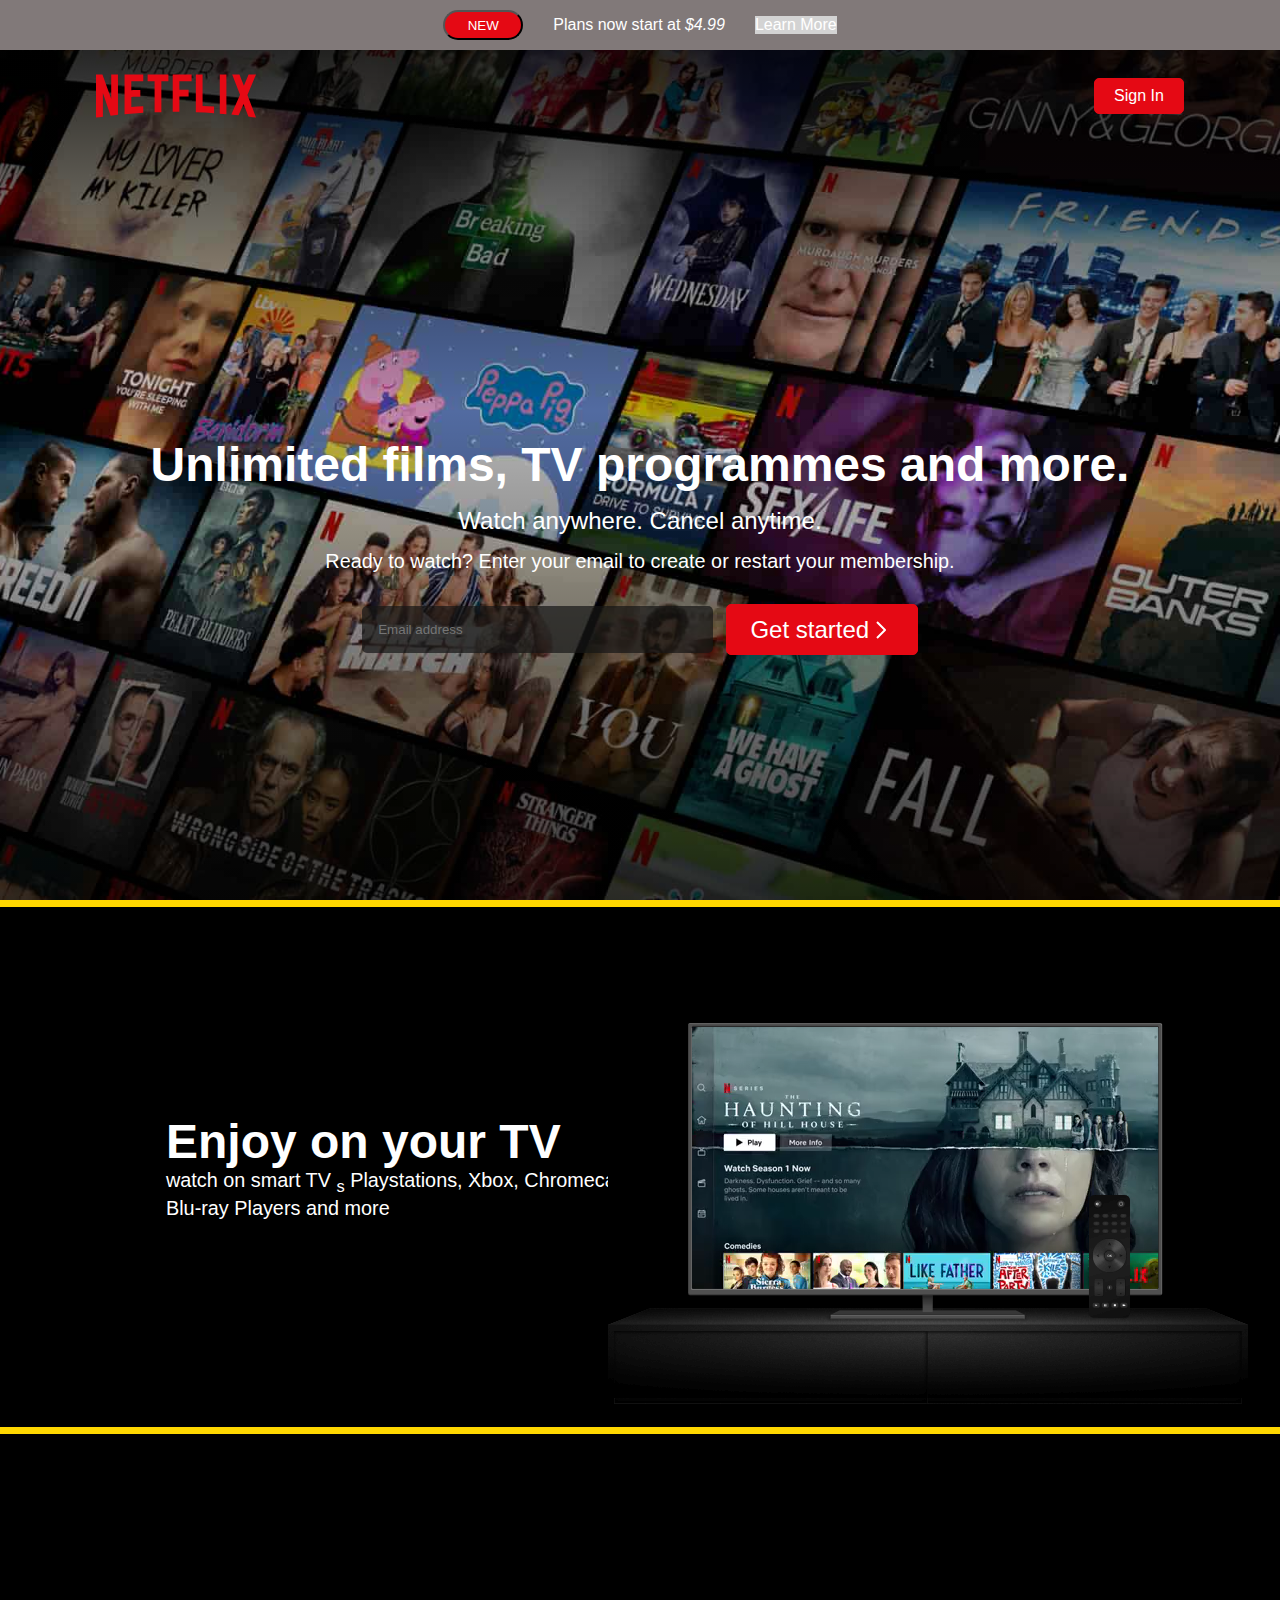
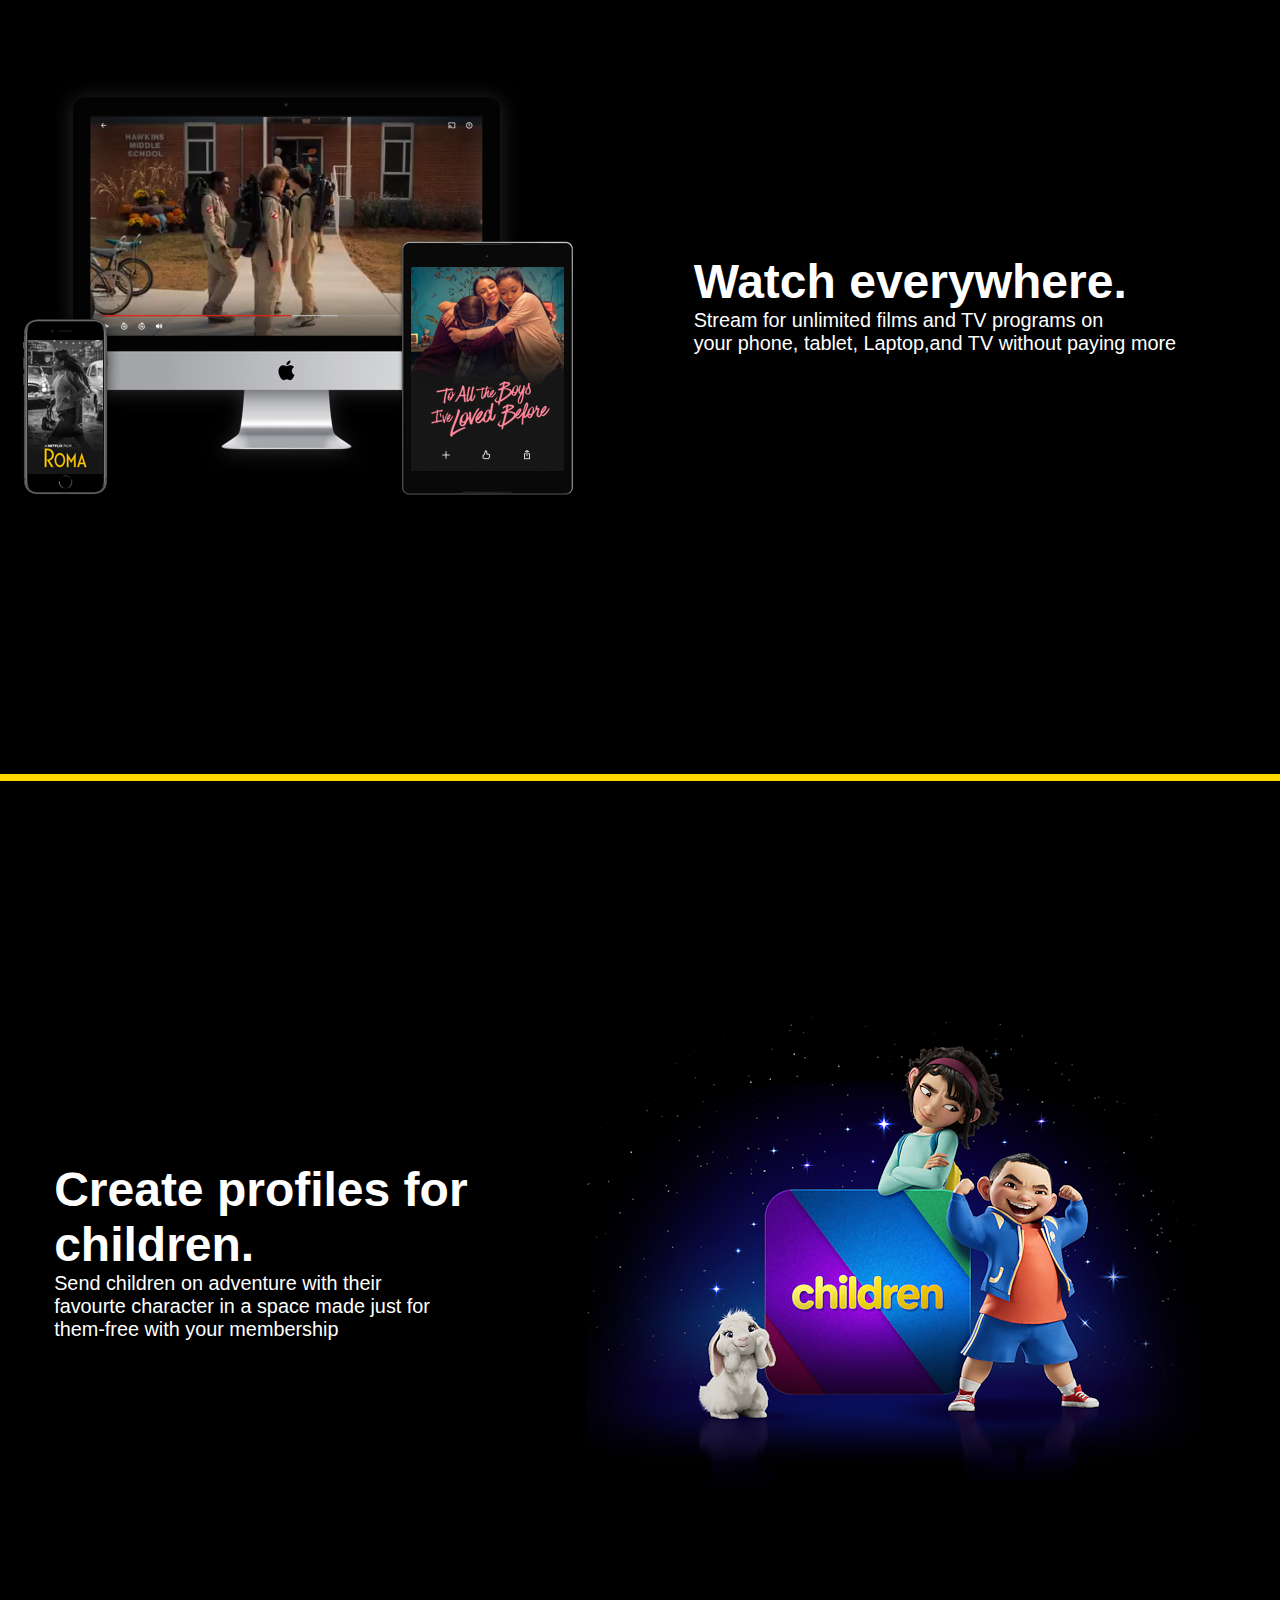
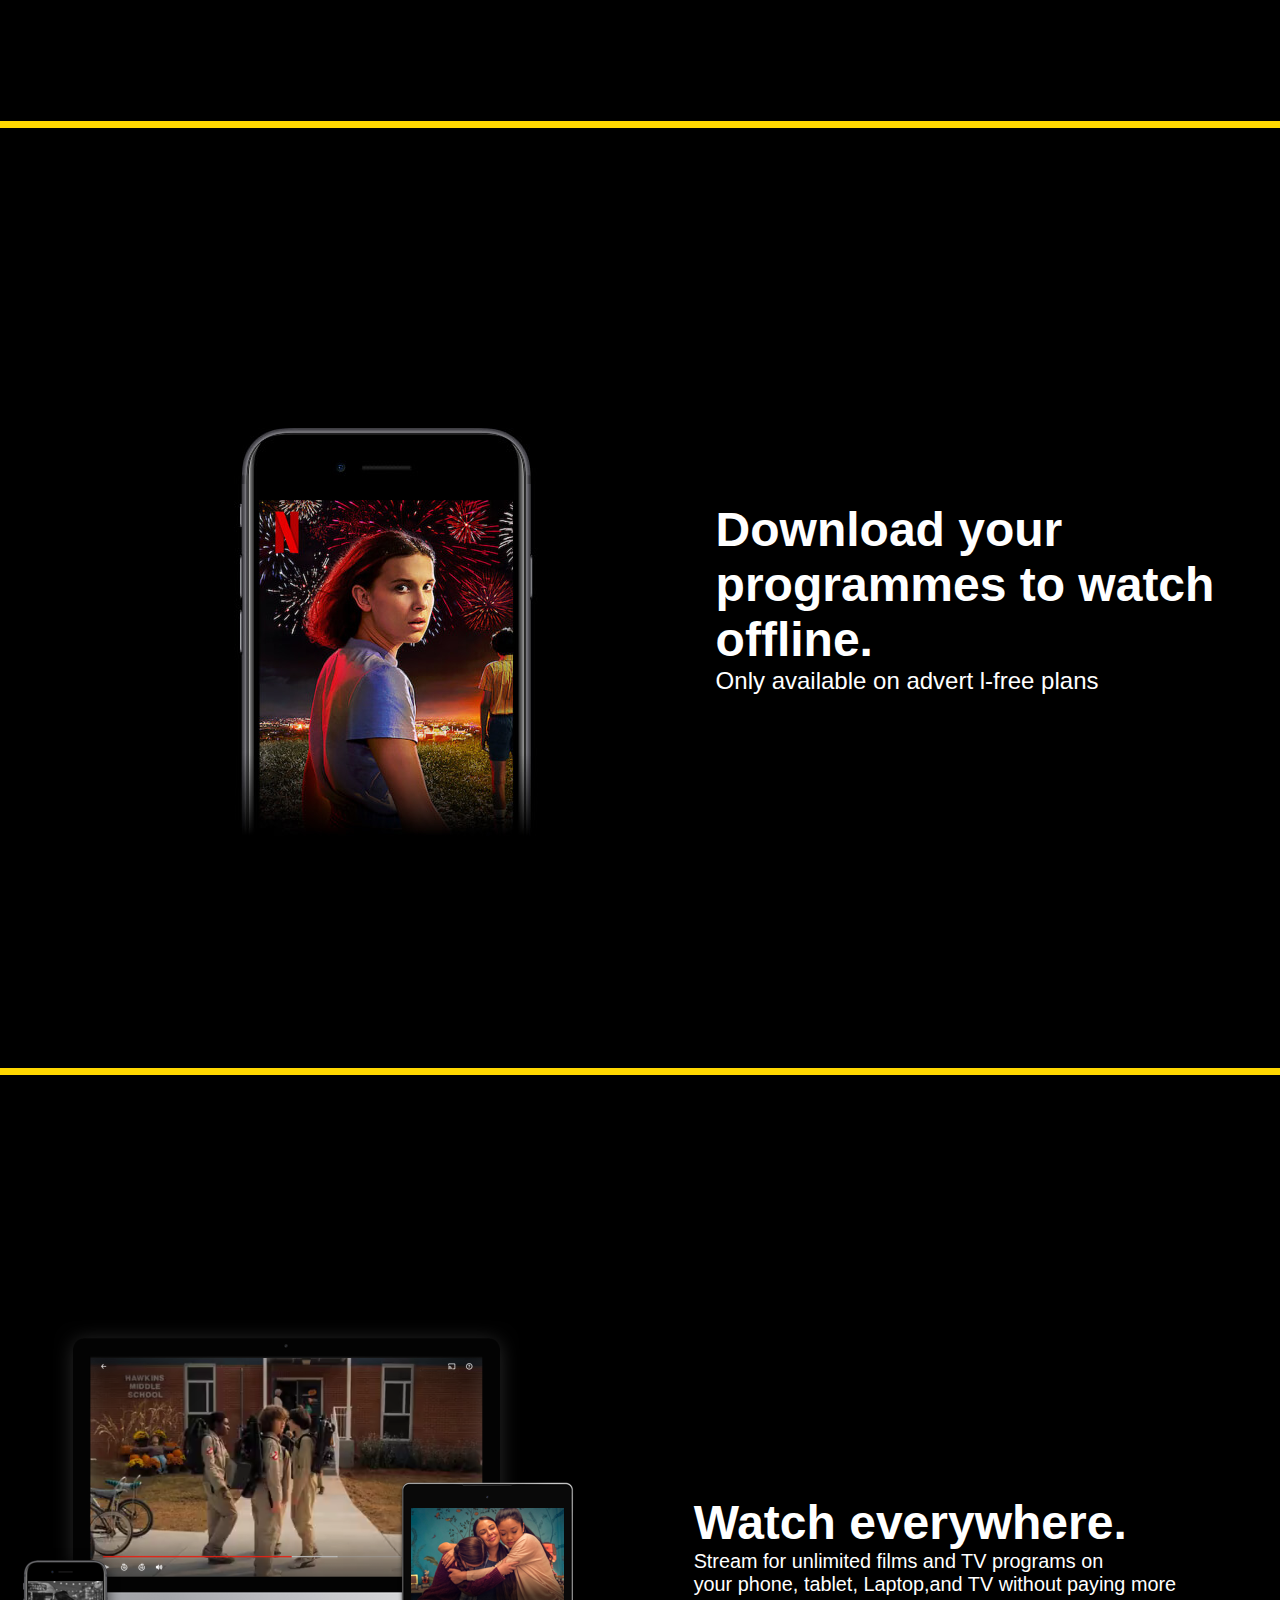
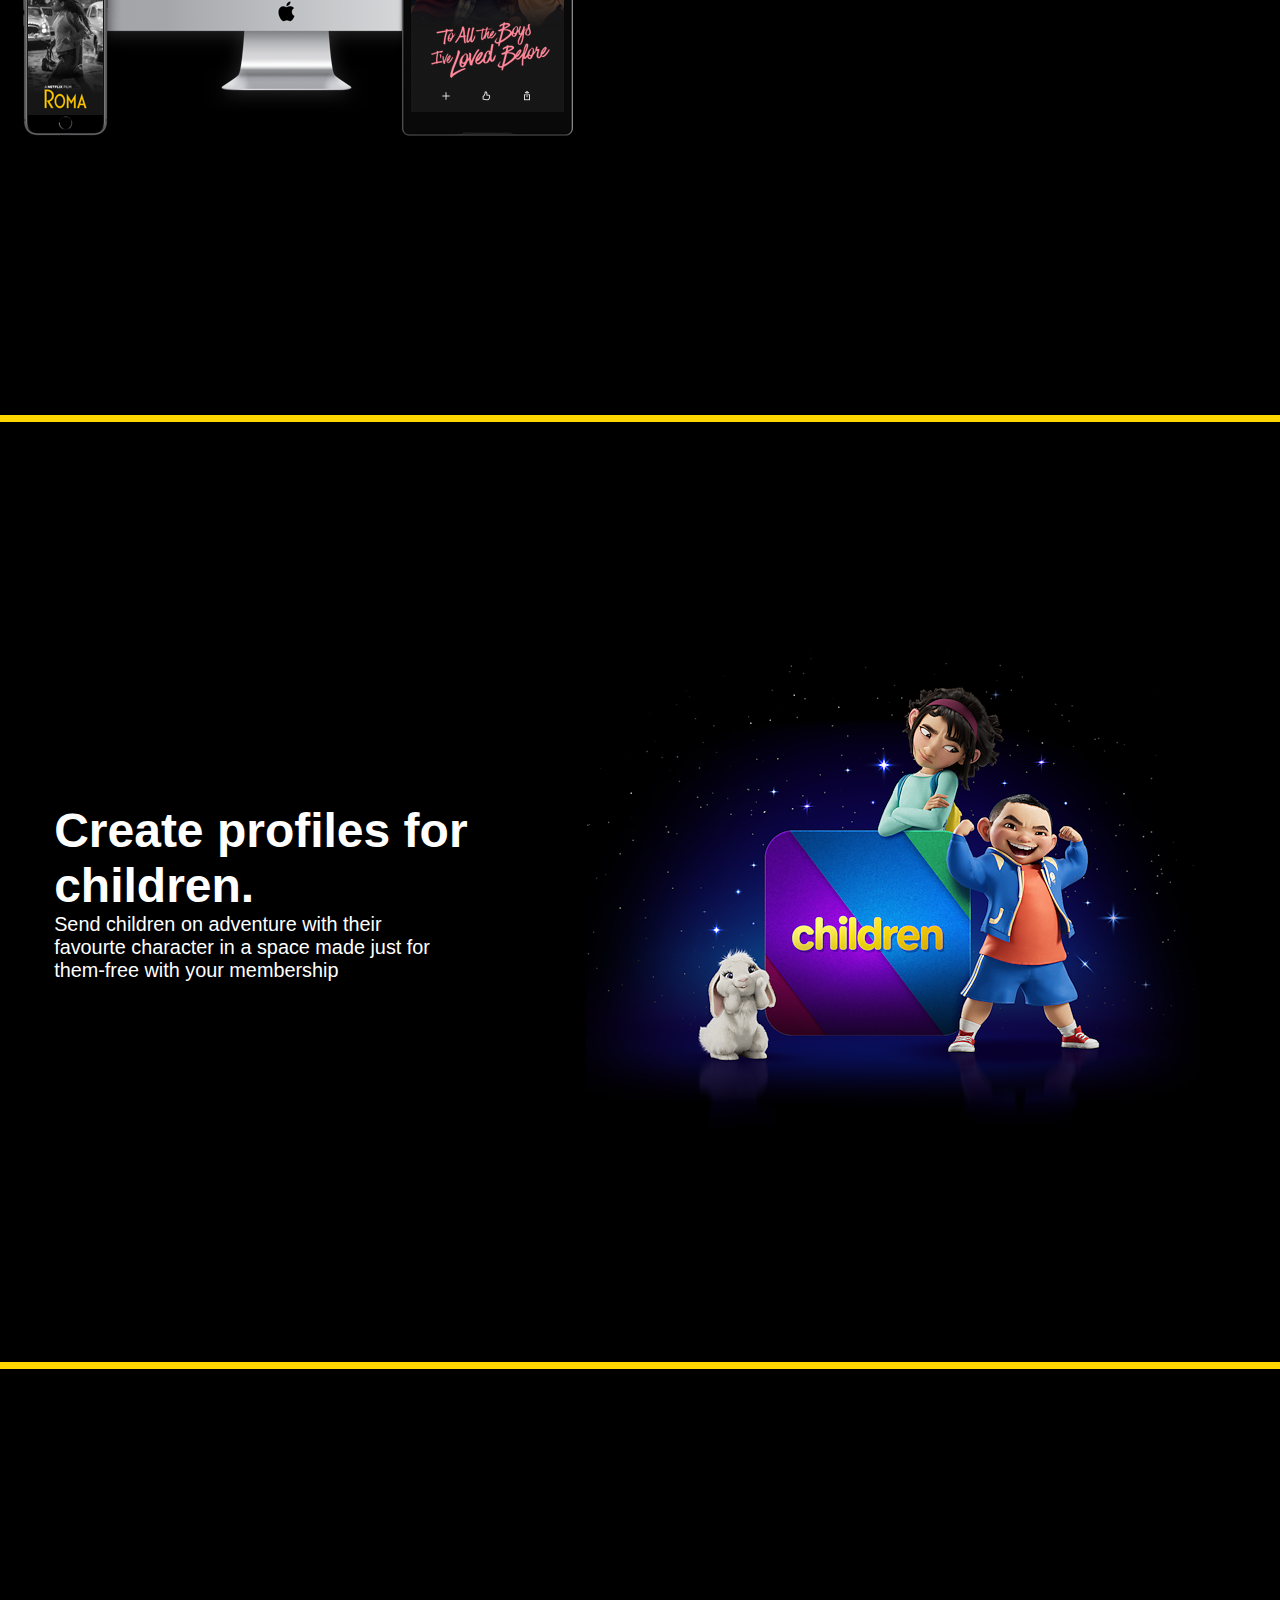
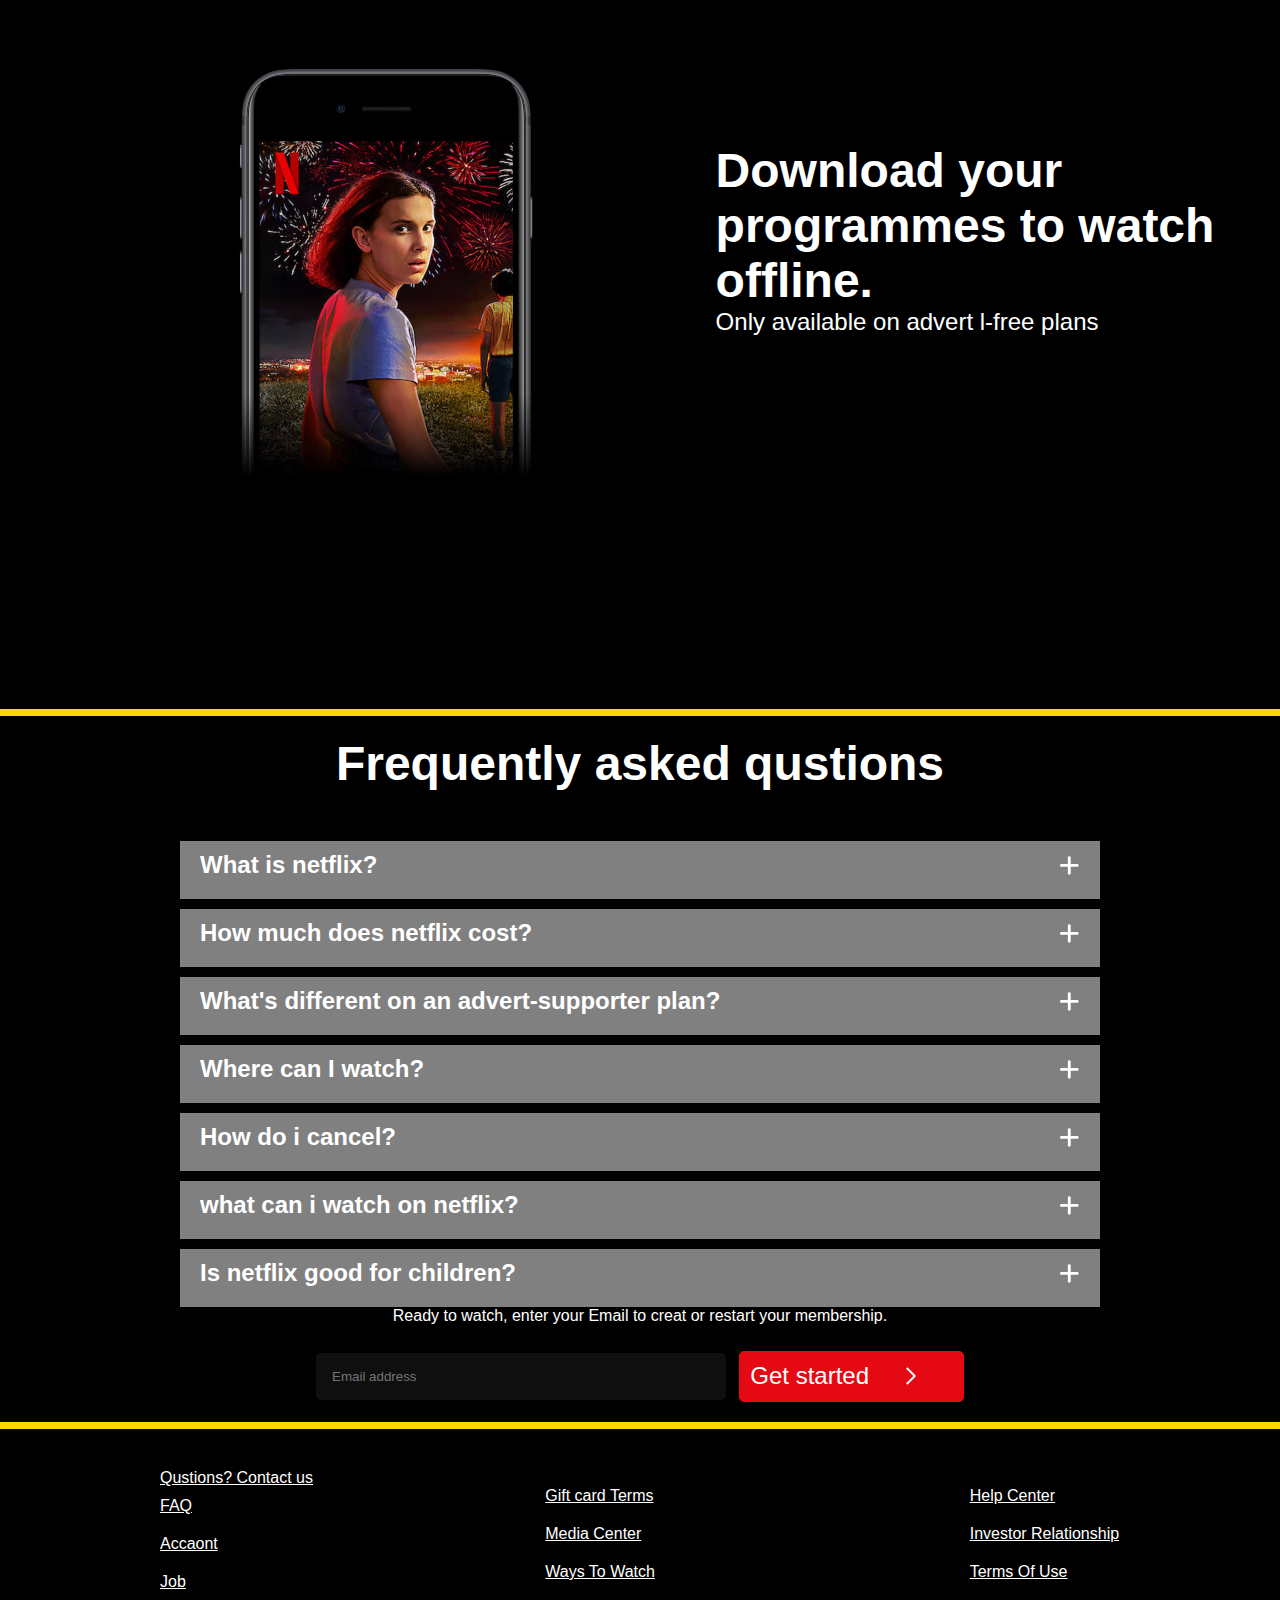
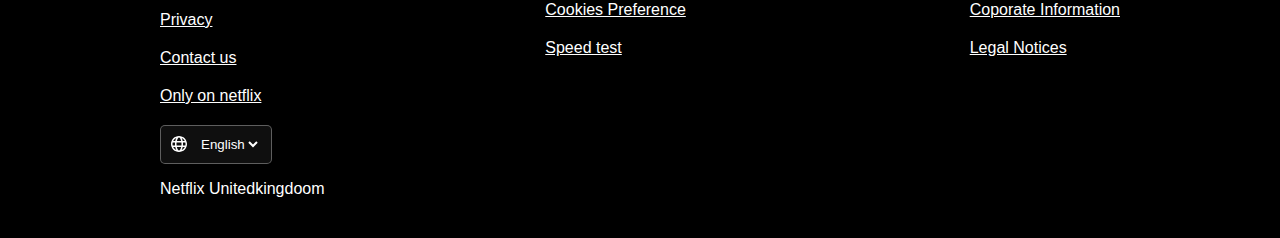
<file: index copy.html>
<!DOCTYPE html>
<html lang="en">
<head>
    <meta charset="UTF-8">
    <meta http-equiv="X-UA-Compatible" content="IE=edge">
    <meta name="viewport" content="width=device-width, initial-scale=1.0">
    <title>Netflix2.0 British</title>
    <link rel="stylesheet" href="./html/css/index.css">
    <link rel="stylesheet" href="https://cdnjs.cloudflare.com/ajax/libs/font-awesome/6.3.0/css/all.min.css">
</head>
<body>
    <header class="nf-hero">
        <nav class="nav-nav">
            <button class="btn-btn">NEW</button>
            <p>Plans now start at <em>$4.99</em></p>
            <a href="#">Learn More</a>
        </nav>
     <div>
        <nav class="nf-hero-nav">
            <svg viewBox="0 0 111 30" version="1.1" xmlns="http://www.w3.org/2000/svg" xmlns:xlink="http://www.w3.org/1999/xlink" aria-hidden="true" role="img" class="nf-logo"><g><path d="M105.06233,14.2806261 L110.999156,30 C109.249227,29.7497422 107.500234,29.4366857 105.718437,29.1554972 L102.374168,20.4686475 L98.9371075,28.4375293 C97.2499766,28.1563408 95.5928391,28.061674 93.9057081,27.8432843 L99.9372012,14.0931671 L94.4680851,-5.68434189e-14 L99.5313525,-5.68434189e-14 L102.593495,7.87421502 L105.874965,-5.68434189e-14 L110.999156,-5.68434189e-14 L105.06233,14.2806261 Z M90.4686475,-5.68434189e-14 L85.8749649,-5.68434189e-14 L85.8749649,27.2499766 C87.3746368,27.3437061 88.9371075,27.4055675 90.4686475,27.5930265 L90.4686475,-5.68434189e-14 Z M81.9055207,26.93692 C77.7186241,26.6557316 73.5307901,26.4064111 69.250164,26.3117443 L69.250164,-5.68434189e-14 L73.9366389,-5.68434189e-14 L73.9366389,21.8745899 C76.6248008,21.9373887 79.3120255,22.1557784 81.9055207,22.2804387 L81.9055207,26.93692 Z M64.2496954,10.6561065 L64.2496954,15.3435186 L57.8442216,15.3435186 L57.8442216,25.9996251 L53.2186709,25.9996251 L53.2186709,-5.68434189e-14 L66.3436123,-5.68434189e-14 L66.3436123,4.68741213 L57.8442216,4.68741213 L57.8442216,10.6561065 L64.2496954,10.6561065 Z M45.3435186,4.68741213 L45.3435186,26.2498828 C43.7810479,26.2498828 42.1876465,26.2498828 40.6561065,26.3117443 L40.6561065,4.68741213 L35.8121661,4.68741213 L35.8121661,-5.68434189e-14 L50.2183897,-5.68434189e-14 L50.2183897,4.68741213 L45.3435186,4.68741213 Z M30.749836,15.5928391 C28.687787,15.5928391 26.2498828,15.5928391 24.4999531,15.6875059 L24.4999531,22.6562939 C27.2499766,22.4678976 30,22.2495079 32.7809542,22.1557784 L32.7809542,26.6557316 L19.812541,27.6876933 L19.812541,-5.68434189e-14 L32.7809542,-5.68434189e-14 L32.7809542,4.68741213 L24.4999531,4.68741213 L24.4999531,10.9991564 C26.3126816,10.9991564 29.0936358,10.9054269 30.749836,10.9054269 L30.749836,15.5928391 Z M4.78114163,12.9684132 L4.78114163,29.3429562 C3.09401069,29.5313525 1.59340144,29.7497422 0,30 L0,-5.68434189e-14 L4.4690224,-5.68434189e-14 L10.562377,17.0315868 L10.562377,-5.68434189e-14 L15.2497891,-5.68434189e-14 L15.2497891,28.061674 C13.5935889,28.3437998 11.906458,28.4375293 10.1246602,28.6868498 L4.78114163,12.9684132 Z"></path></g></svg>
            <a href="../html/form/signin.html" class="nf-hero-signin btn" target="_blank"> sign in</a>
        </nav>
        <main class="nf-hero-main">
            <h1 class="nf-hero-main-title">Unlimited films, TV programmes and more.</h1>
            <h2 class="nf-hero-main-subtitle">Watch anywhere. Cancel anytime.</h2>
            <p class="nf-hero-main-text">Ready to watch? Enter your email to create or restart your membership.
            </p>
            <form action="#" class="nf-hero-main-form">
                <input type="Email" class="nf-hero-main-form-input" placeholder="Email address" name="Email">
                <button class="nf-hero-main-form-btn btn">
                    <span>Get started</span><svg width="24" height="24" viewBox="0 0 24 24" fill="none" xmlns="http://www.w3.org/2000/svg" class="nt-hero-main-form-angle-bracket"><path fill-rule="evenodd" clip-rule="evenodd" d="M7.29297 19.2928L14.5859 12L7.29297 4.70706L8.70718 3.29285L16.7072 11.2928C16.8947 11.4804 17.0001 11.7347 17.0001 12C17.0001 12.2652 16.8947 12.5195 16.7072 12.7071L8.70718 20.7071L7.29297 19.2928Z" fill="currentColor"></path>
                    </svg>
                </button>
            </form>
        </main>
     </div>
    </header>
   

        <section class="section-two">
         <div class="div-mm">
            <div class="div-d">
                <h1 class="hh">Enjoy on your TV</h1>
                <p class="pp">watch on smart TV <sub>s</sub> Playstations, Xbox, Chromecast, Apple TV, <br> Blu-ray Players and more</p>
            </div>
            <div class="div-dd">
                <img src="./html/assets/images/tv.png" alt="">
                <video autoplay loop src="./html/assets/images/video-tv-0819.m4v" class="diveo-dd"></video>
            </div>
         </div>
        </section>

        <section class="section-boy">
            <div class="dive-dad">
                <div class="div-img">
                    <img src="./html/assets/images/device-pile.png" alt="">
                    <video class="vid" autoplay loop src="./html/assets/images/video-devices.m4v"></video>
                </div>
                <div class="div-text">
                    <h1>Watch everywhere.</h1>
                    <p>Stream for unlimited films and TV programs on <br> your phone, tablet, Laptop,and TV without paying more</p>
                </div>
            </div>
        </section>
        <section class="section-3">
            <div class="div-gg">
                <div class="dive-texx">
                    <h1>Create profiles for <br> children.</h1>
                    <p>Send children on adventure with their <br> favourte character in a space made just for <br> them-free with your membership</p>
                </div>
                <div class="second-div">
                    <img src="./html/assets/images/children.png" alt="">
                </div>
            </div>
        </section>

        <section class="sect-set">
            <div class="baby">
                <div class="boy-b">
                    <img src="./html/assets/images/mobile-0819.jpg" alt="">
                </div>
                <div class="g-text">
                    <h1>Download your <br>programmes to watch <br>offline.</h1>
                    <p>Only available on advert l-free plans</p>
                </div>
            </div>
        </section>
       <section class="section-boy">
           <div class="dive-dad">
               <div class="div-img">
                   <img src="./html/assets/images/device-pile.png" alt="">
                   <video class="vid" autoplay loop src="./html/assets/images/video-devices.m4v"></video>
               </div>
               <div class="div-text">
                   <h1>Watch everywhere.</h1>
                   <p>Stream for unlimited films and TV programs on <br> your phone, tablet, Laptop,and TV without paying more</p>
               </div>
           </div>
       </section>
       <section class="section-3">
           <div class="div-gg">
               <div class="dive-texx">
                   <h1>Create profiles for <br> children.</h1>
                   <p>Send children on adventure with their <br> favourte character in a space made just for <br> them-free with your membership</p>
               </div>
               <div class="second-div">
                   <img src="./html/assets/images/children.png" alt="">
               </div>
           </div>
       </section>

       <section class="sect-set">
           <div class="baby">
               <div class="boy-b">
                   <img src="./html/assets/images/mobile-0819.jpg" alt="">
               </div>
               <div class="g-text">
                   <h1>Download your <br>programmes to watch <br>offline.</h1>
                   <p>Only available on advert l-free plans</p>
               </div>
           </div>
       </section>


        <section class="sect-sect">
            <div class="dvd">
                <h1 class="we">Frequently asked qustions</h1>
                <details>
                    <summary>
                       
                        <h2 class="ppr">What is netflix?  <svg xmlns="http://www.w3.org/2000/svg"class="vga" viewBox="0 0 448 512"><path d="M240 80c0-17.7-14.3-32-32-32s-32 14.3-32 32V224H32c-17.7 0-32 14.3-32 32s14.3 32 32 32H176V432c0 17.7 14.3 32 32 32s32-14.3 32-32V288H384c17.7 0 32-14.3 32-32s-14.3-32-32-32H240V80z"/></svg></h2>
                
                    </summary>
                        <p>Netflix is a streaming service that offers a wide variety of award-winning TV shows, movies, anime, documentaries, <br>	and more on thousands of internet-connected devices.

                            You can watch as much as you want, whenever you want without a <br> single commercial – all for one low monthly price. 	There's always something new to discover and new TV shows and movies are <br> added every week!</p>
                   
                </details>
                       
                <details>
                    <summary>
                        <h2 class="ppr">How much does netflix cost? <svg xmlns="http://www.w3.org/2000/svg"class="vga" viewBox="0 0 448 512"><path d="M240 80c0-17.7-14.3-32-32-32s-32 14.3-32 32V224H32c-17.7 0-32 14.3-32 32s14.3 32 32 32H176V432c0 17.7 14.3 32 32 32s32-14.3 32-32V288H384c17.7 0 32-14.3 32-32s-14.3-32-32-32H240V80z"/></svg></h2>
                    </summary>
                        <p>Watch Netflix on your smartphone, tablet, Smart TV, laptop, or streaming device, <br> all for one fixed monthly fee. 	Plans range from US$2.99 <br> to US$9.99 a month. No extra costs, no contracts.
                        </p>
                    
                </details>
                <details>
                    <summary>
                         <h2 class="ppr">What's different on an advert-supporter plan? <svg xmlns="http://www.w3.org/2000/svg"class="vga" viewBox="0 0 448 512"><path d="M240 80c0-17.7-14.3-32-32-32s-32 14.3-32 32V224H32c-17.7 0-32 14.3-32 32s14.3 32 32 32H176V432c0 17.7 14.3 32 32 32s32-14.3 32-32V288H384c17.7 0 32-14.3 32-32s-14.3-32-32-32H240V80z"/></svg></h2>
                         <p></p>
                    </summary>
                </details>
                <details>
                    <summary>
                         <h2 class="ppr">Where can I watch? <svg xmlns="http://www.w3.org/2000/svg"class="vga" viewBox="0 0 448 512"><path d="M240 80c0-17.7-14.3-32-32-32s-32 14.3-32 32V224H32c-17.7 0-32 14.3-32 32s14.3 32 32 32H176V432c0 17.7 14.3 32 32 32s32-14.3 32-32V288H384c17.7 0 32-14.3 32-32s-14.3-32-32-32H240V80z"/></svg></h2>
                    </summary>
                         <p>Watch anywhere, anytime. Sign in with your Netflix account to watch instantly on the web  at netflix.com from your 	personal <br> computer or on any internet-connected device that offers the Netflix app, including smart TVs, smartphones, <br>	tablets, streaming media  players and game consoles.

                            You can also download your favorite shows with the iOS,  Android, <br> or Windows  10 app. Use  downloads to watch while 	you're on the go and without an internet connection. Take Netflix <br> with you anywhere.
                        </p>
                    
                </details>
                <details>
                    <summary>
                         <h2 class="ppr">How do i cancel? <svg xmlns="http://www.w3.org/2000/svg"class="vga" viewBox="0 0 448 512"><path d="M240 80c0-17.7-14.3-32-32-32s-32 14.3-32 32V224H32c-17.7 0-32 14.3-32 32s14.3 32 32 32H176V432c0 17.7 14.3 32 32 32s32-14.3 32-32V288H384c17.7 0 32-14.3 32-32s-14.3-32-32-32H240V80z"/></svg></h2>
                    </summary>
                       <p>Netflix is flexible. There are no pesky contracts and no commitments. You can easily cancel your account online in 	two clicks. <br> There are no cancellation fees – start or stop your account anytime.
                    </p>
                </details>

                <details>
                    <summary>
                          <h2 class="ppr">what can i watch on netflix? <svg xmlns="http://www.w3.org/2000/svg"class="vga" viewBox="0 0 448 512"><path d="M240 80c0-17.7-14.3-32-32-32s-32 14.3-32 32V224H32c-17.7 0-32 14.3-32 32s14.3 32 32 32H176V432c0 17.7 14.3 32 32 32s32-14.3 32-32V288H384c17.7 0 32-14.3 32-32s-14.3-32-32-32H240V80z"/></svg></h2>
                    </summary>
                         <p>Netflix has an extensive library of feature films, documentaries, TV shows, anime, award-winning Netflix originals, <br>	and more. Watch as much as you want, anytime you want.
                        </p>
                </details>

                <details>
                    <summary>
                        <h2 class="ppr">Is netflix good for children? <svg xmlns="http://www.w3.org/2000/svg"class="vga" viewBox="0 0 448 512"><path d="M240 80c0-17.7-14.3-32-32-32s-32 14.3-32 32V224H32c-17.7 0-32 14.3-32 32s14.3 32 32 32H176V432c0 17.7 14.3 32 32 32s32-14.3 32-32V288H384c17.7 0 32-14.3 32-32s-14.3-32-32-32H240V80z"/></svg></h2>
                    </summary>
                        <p>The Netflix Kids experience is included in your membership to give parents control while kids enjoy family-friendly <br>	TV shows and movies in their own space.

                            Kids profiles come with PIN-protected parental controls that let you restrict <br> the maturity rating of content kids 	can watch and block specific titles you don’t want kids to see.
                        </p>
                </details>

                <div class="wee">
                    <p>Ready to watch, enter your Email to creat or restart your membership.</p>
                    
                    <form action="#" class="nf-hero-main-form bob">
                        <input type="Email" class="nf-hero-main-form-input" placeholder="Email address" name="Email">
                        <button class="nf-hero-main-form-btn btn">
                            <span>Get started</span><svg width="24" height="24" viewBox="0 0 24 24" fill="none" xmlns="http://www.w3.org/2000/svg" class="nt-hero-main-form-angle-bracket bob"><path fill-rule="evenodd" clip-rule="evenodd" d="M7.29297 19.2928L14.5859 12L7.29297 4.70706L8.70718 3.29285L16.7072 11.2928C16.8947 11.4804 17.0001 11.7347 17.0001 12C17.0001 12.2652 16.8947 12.5195 16.7072 12.7071L8.70718 20.7071L7.29297 19.2928Z" fill="currentColor"></path>
                            </svg>
                        </button>
                    </form>
                </div>
            </div>
        </section>
        <section class="section-mama">
          <div class="jyt">
            <a href="#" class="c22">Qustions? Contact us</a>
            <div class="div-thg">
                <div class="div-mam">
                    <a href="#">FAQ</a>
                    <a href="#">Accaont</a>
                    <a href="#">Job</a>
                    <a href="#">Privacy</a>
                    <a href="#">Contact us </a>
                    <a href="#">Only on netflix</a>
                </div>
    
                <div class="div-ma">
                    <a href="#">Gift card Terms</a> 
                    <a href="#">Media Center</a>
                    <a href="#">Ways To Watch</a>
                    <a href="#">Cookies Preference</a>
                    <a href="#">Speed test</a>
                </div>
    
                <div class="div-ggh">
                    <a href="#">Help Center</a>
                    <a href="#">Investor Relationship</a>
                    <a href="#">Terms Of Use</a>
                    <a href="#">Coporate Information</a>
                    <a href="#">Legal Notices</a>
                </div>
            </div>
          

          <div class="country-area">
            <div class="languedge">
                <svg width="16" height="16" viewBox="0 0 16 16" fill="none" xmlns="http://www.w3.org/2000/svg" class="Hawkins-Icon Hawkins-Icon-Small" data-name="Globe"><path fill-rule="evenodd" clip-rule="evenodd" d="M8 14.5C8.23033 14.5 8.84266 14.2743 9.48679 12.986C9.76293 12.4337 9.99973 11.7621 10.1748 11H5.8252C6.00027 11.7621 6.23707 12.4337 6.51321 12.986C7.15734 14.2743 7.76967 14.5 8 14.5ZM5.57762 9.5C5.52716 9.02077 5.5 8.51911 5.5 8C5.5 7.48089 5.52716 6.97923 5.57762 6.5H10.4224C10.4728 6.97923 10.5 7.48089 10.5 8C10.5 8.51911 10.4728 9.02077 10.4224 9.5H5.57762ZM11.7092 11C11.4822 12.1217 11.1317 13.117 10.6914 13.9184C12.0137 13.3161 13.0987 12.2837 13.7678 11H11.7092ZM14.3261 9.5H11.9298C11.9759 9.01412 12 8.51269 12 8C12 7.48731 11.9759 6.98588 11.9298 6.5H14.3261C14.4398 6.98152 14.5 7.48373 14.5 8C14.5 8.51627 14.4398 9.01848 14.3261 9.5ZM4.0702 9.5H1.67393C1.56019 9.01848 1.5 8.51627 1.5 8C1.5 7.48373 1.56019 6.98152 1.67393 6.5H4.0702C4.02411 6.98588 4 7.48731 4 8C4 8.51269 4.02411 9.01412 4.0702 9.5ZM2.23221 11H4.29076C4.51779 12.1217 4.86832 13.117 5.30864 13.9184C3.98635 13.3161 2.90128 12.2837 2.23221 11ZM5.8252 5H10.1748C9.99973 4.23793 9.76293 3.56626 9.48679 3.01397C8.84266 1.72571 8.23033 1.5 8 1.5C7.76967 1.5 7.15734 1.72571 6.51321 3.01397C6.23707 3.56626 6.00027 4.23793 5.8252 5ZM11.7092 5H13.7678C13.0987 3.71627 12.0137 2.68389 10.6914 2.08162C11.1317 2.88302 11.4822 3.8783 11.7092 5ZM5.30864 2.08162C4.86832 2.88302 4.51779 3.8783 4.29076 5H2.23221C2.90128 3.71628 3.98635 2.68389 5.30864 2.08162ZM8 0C12.4183 0 16 3.58172 16 8C16 12.4183 12.4183 16 8 16C3.58172 16 0 12.4183 0 8C0 3.58172 3.58172 0 8 0Z" fill="currentColor"></path></svg>
                <select name="lang" id="lang" class="Ctry"><option value="en">English</option>
                    <option value="Fr">French</option></select>
            </div>
          </div>
          <p>Netflix Unitedkingdoom</p>
        </div>
        
        </section>
</body>
</html>
</file>
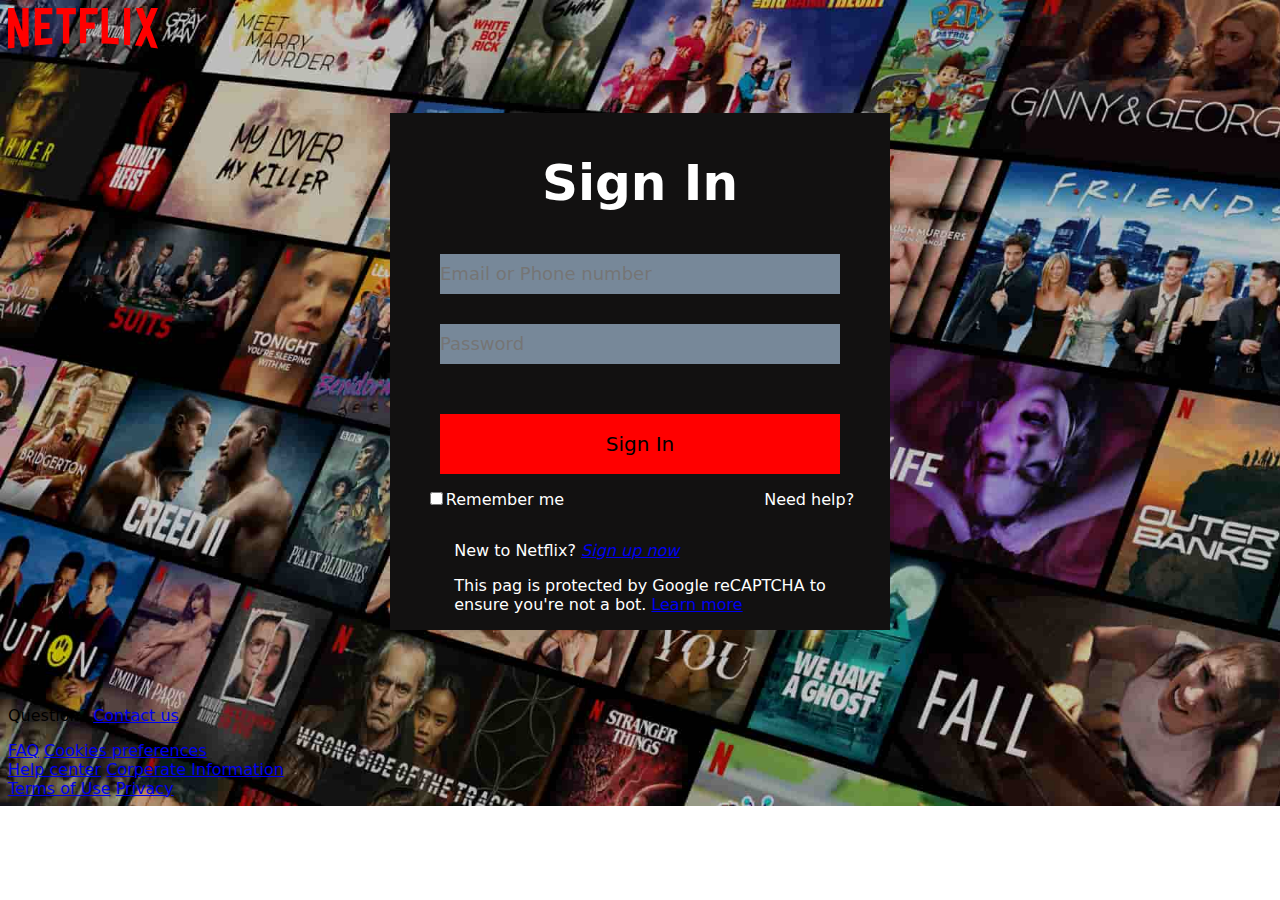
<file: html copy/form/signin.html>
<!DOCTYPE html>
<html lang="en">
<head>
    <meta charset="UTF-8">
    <meta http-equiv="X-UA-Compatible" content="IE=edge">
    <meta name="viewport" content="width=device-width, initial-scale=1.0">
    <title>Sign In</title>
    <link rel="stylesheet" href="../signincss/sign.css">
</head>
<body>
    
    <svg viewBox="0 0 111 30" version="1.1" xmlns="http://www.w3.org/2000/svg" xmlns:xlink="http://www.w3.org/1999/xlink" aria-hidden="true" role="img" class="nf-logo"><g><path d="M105.06233,14.2806261 L110.999156,30 C109.249227,29.7497422 107.500234,29.4366857 105.718437,29.1554972 L102.374168,20.4686475 L98.9371075,28.4375293 C97.2499766,28.1563408 95.5928391,28.061674 93.9057081,27.8432843 L99.9372012,14.0931671 L94.4680851,-5.68434189e-14 L99.5313525,-5.68434189e-14 L102.593495,7.87421502 L105.874965,-5.68434189e-14 L110.999156,-5.68434189e-14 L105.06233,14.2806261 Z M90.4686475,-5.68434189e-14 L85.8749649,-5.68434189e-14 L85.8749649,27.2499766 C87.3746368,27.3437061 88.9371075,27.4055675 90.4686475,27.5930265 L90.4686475,-5.68434189e-14 Z M81.9055207,26.93692 C77.7186241,26.6557316 73.5307901,26.4064111 69.250164,26.3117443 L69.250164,-5.68434189e-14 L73.9366389,-5.68434189e-14 L73.9366389,21.8745899 C76.6248008,21.9373887 79.3120255,22.1557784 81.9055207,22.2804387 L81.9055207,26.93692 Z M64.2496954,10.6561065 L64.2496954,15.3435186 L57.8442216,15.3435186 L57.8442216,25.9996251 L53.2186709,25.9996251 L53.2186709,-5.68434189e-14 L66.3436123,-5.68434189e-14 L66.3436123,4.68741213 L57.8442216,4.68741213 L57.8442216,10.6561065 L64.2496954,10.6561065 Z M45.3435186,4.68741213 L45.3435186,26.2498828 C43.7810479,26.2498828 42.1876465,26.2498828 40.6561065,26.3117443 L40.6561065,4.68741213 L35.8121661,4.68741213 L35.8121661,-5.68434189e-14 L50.2183897,-5.68434189e-14 L50.2183897,4.68741213 L45.3435186,4.68741213 Z M30.749836,15.5928391 C28.687787,15.5928391 26.2498828,15.5928391 24.4999531,15.6875059 L24.4999531,22.6562939 C27.2499766,22.4678976 30,22.2495079 32.7809542,22.1557784 L32.7809542,26.6557316 L19.812541,27.6876933 L19.812541,-5.68434189e-14 L32.7809542,-5.68434189e-14 L32.7809542,4.68741213 L24.4999531,4.68741213 L24.4999531,10.9991564 C26.3126816,10.9991564 29.0936358,10.9054269 30.749836,10.9054269 L30.749836,15.5928391 Z M4.78114163,12.9684132 L4.78114163,29.3429562 C3.09401069,29.5313525 1.59340144,29.7497422 0,30 L0,-5.68434189e-14 L4.4690224,-5.68434189e-14 L10.562377,17.0315868 L10.562377,-5.68434189e-14 L15.2497891,-5.68434189e-14 L15.2497891,28.061674 C13.5935889,28.3437998 11.906458,28.4375293 10.1246602,28.6868498 L4.78114163,12.9684132 Z"></path></g></svg>

    <main class="baby-boy">
        <h2>Sign In</h2>
        <form action="#" class="man">
            <div class="dvd">
                <input type="Email" class="email" placeholder="Email or Phone number" name="Email" id="">
                <input type="Password" class="email" name="Password" placeholder="Password" id="">
            </div>
            <div class="bobby">
                
                 <button class="bbh">Sign In</button>
                <div class="wwe">
                    <div>
                        <input name="real" type="checkbox" value="real" class="ff" ><label for="real">Remember me </label>
                    </div>
                        <p class="ff">Need help?</p>
                </div>
                
                   
            </div>
           
        </form>
        <div class="jesus">
            <p>New to Netflix? <em><a href="#">Sign up now</a></em></p>
            <p>This pag is protected by Google reCAPTCHA to <br>ensure you're not a bot. <a href="#">Learn more</a></p>
        </div>
    </main>

    <footer class="foot">
       <div class="ooo">
        <p>Question? <a href="#">Contact us</a></p>
        <div class=" boo">
            <a href="#">FAQ</a>
            <a href="#">Cookies preferences</a>
        </div>
        <div class="tty">
            <a href="#">Help center</a>
            <a href="#">Corperate Information</a>
        </div>
        <div class="mmty">
            <a href="#">Terms of Use</a>
            <a href="#">Privacy</a>
        </div>
       </div>
    </footer>
</body>
</html>
</file>
<file: html/css/index.css>
/* css variabels */
:root{
    --nf-red:  rgb(229,9,20);
    --nf-re-hover: rgb(193,17,25);
    --text-color: #fff;
    --primary-font:Netflix Sans,Helvetica Neue,Segoe UI,Roboto,Ubuntu,sans-serif;
    --input-border-color: rgba(128, 128, 128, 0.7);
    --input-backgraund-color:  rgba(22,22,22,0.7);
    --footer-text-color: rgba(255, 255, 255, 0.7);
    /* font sizes for pc */
    --title-pc-fz: 3rem;
    --title-font-weith: 900;
    --subtitle-pc-fz: 1.5rem;
    --subtitle-fw: 400;
    --text-pc-fz: 1.24rem;
    --text-fw: 400;
    /* font sizing for mobile (mb)*/
    --title-mb-fz: 2rem;
    --title-mb-fw: 700;
    --subtitle-mb-fz: 1.125rem;
    --text-mb-fz: 1.125rem;
    --hero-shadow:linear-gradient(to top, rgba(0, 0, 0, 0.8) 0, rgba(0, 0, 0, 0) 60%, rgba(0, 0, 0, 0.8) 100%);

}
/* universal styling for all page */
*{
    margin: 0;
    padding: 0;
    box-sizing: border-box;
    font-family: system-ui, -apple-system, BlinkMacSystemFont, 'Segoe UI', Roboto, Oxygen, Ubuntu, Cantarell, 'Open Sans', 'Helvetica Neue', sans-serif;
    font-family: Netflix Sans,Helvetica Neue,Segoe UI,Roboto,Ubuntu,sans-serif;;
    color: #ffffff;
}
body{
    background-color: rgb(0, 0, 0);
}
.nf-hero .nav-nav{
    display: flex;
    justify-content: center;
    gap: 30px;
    align-items: center;
    background-color: rgb(129, 121, 121);
    color: black;
    height: 50px;
    text-decoration: none;
}
.btn-btn{
    width: 80px;
    height: 30px;
    background-color: var(--nf-red);
    border-radius: 20px;
}
.nf-hero .nav-nav a{
    align-items: center;
    text-decoration: none;
    background-color: lightgrey;
    
}
.nf-hero{
    background-image: url(../assets/images/heroGbl.jpg);
    background-size: cover;
    background-position: center;background-repeat: no-repeat;
    height: 100vh;
}
.nf-hero>div{
    height: 100%;
    display: flex;
    flex-flow: column nowrap;
    background-image: var(--hero-shadow);
    background-position: center;
    background-size: cover;
    background-repeat: no-repeat;
}
/* Nav start */
.nf-logo{
    fill: var(--nf-red);
    width: 160px;
    height: 60px;

}
.btn{
    cursor: pointer;
    background-color: var(--nf-red);
    border: 1px solid var(--nf-red);
 }
.btn:hover{
    background-color: var(--nf-red);
    border: 1px solid var(--nf-red);
}
.nf-hero-signin{
    text-decoration: none;
    text-transform: capitalize;
    padding: .5rem 1.2rem;
    border-radius: 5px;
}
.nf-hero-nav{
    display: flex;
  justify-content: space-between;
  align-items: center;
  padding: 1rem 6rem;
}
/* Nav End */
.nf-hero-main{
    display: flex;
    flex-flow: column nowrap;
    text-align: center;
    justify-content: center;
    align-items: center;
    flex: 1;
    gap: 15px;
    
}
/* Hero Sectin */

.nf-hero-main-title{
    font-size: var(--title-pc-fz);
    font-weight: var(--title-font-weith);
    color: #fff;
}
.nf-hero-main-subtitle{
    font-size: var(--subtitle-pc-fz);
    font-weight: var(--subtitle-fw);
    color: #fff;
}
.nf-hero-main-text{
    font-size: var(--text-pc-fz);
    font-weight: var(--text-fw);
    color: #fff;
}
.nf-hero-main-form{
    display: flex;
    flex-flow: row wrap;
    gap: .8rem;
    justify-content: center;
    align-items: center;
    margin-top: 1rem;
    width: 60%;
}
.nf-hero-main-form-input{
    padding: 1rem;
    border-radius: 5px;
    border: 1px solid var(--niput-border-color);
    background-color: var(--input-backgraund-color);
    flex: .6;
    outline: none;
    color: #fff;

}
.nf-hero-main-form-btn{
    display: flex;
    font-size: var(--subtitle-pc-fz);
    align-items: center;
    text-align: center;
    justify-content: center;
    border-radius: 5px;
    padding: .65rem;
    white-space: nowrap;
    width: 25%;
    min-width: 10rem;
}
/* hero section end */
.section-two{
    border-top: 7px solid gold;
   
}
.section-two .div-mm{
    display: flex;
    justify-content: center;
    align-items: center;
    align-self: center;
    gap: 1rem;
    margin: 20px 20px;
    

}
.section-two .div-mm .div-d{
    font-size: var(--text-pc-fz);
    font-weight: var(--text-fw);
}
.div-dd{
    display: flex;
    justify-content: center;
    align-items: center;
    position: relative;
    width: 30%;
}
.div-dd img{
    z-index: 1;
}
.diveo-dd{
   
   margin-top: -10px;
    position: absolute;
    
    
}
.div-d h1{
    font-size: var(--title-pc-fz);
}
.section-boy .dive-dad{
    display: flex;
    justify-content: space-around;
    align-items: center;
    align-self: center;
    gap: 50px;
    margin: 20px 20px;
    height: 100vh;
}
.section-boy{
    border-top: 7px solid gold;
}
.section-boy .dive-dad .div-text{
    font-size: var(--text-pc-fz);
    font-weight: var(--text-fw);
}
.div-text h1{
    font-size: var(--title-pc-fz);
}
.div-img{
    display: flex;
    justify-content: center;
    align-items: center;
    position: relative;
    width: 30%;
}
.div-img img{
    z-index: 1;
}
.vid{
    position: absolute;
    margin-top: -150px;
    width: 400px;
}
.section-3 .div-gg{
    display: flex;
    justify-content: space-around;
    align-items: center;
    align-self: center;
    gap: 50px;
    margin: 20px 20px;
    height: 100vh;
}
.section-3{
    border-top: 7px solid gold;
}
.div-gg .dive-texx h1{
    font-size: var(--title-pc-fz);
}
.section-3 .div-gg .dive-texx{
    font-size: var(--text-pc-fz);
    font-weight: var(--text-fw);
}
.sect-set{
    border-top: 7px solid gold;
}
.sect-set .baby{
    display: flex;
    
    align-items: center;
    align-self: center;
    justify-content: center;
    gap: 10px;
    margin: 20px 20px;
    height: 100vh;
}
.baby h1{
    font-size: var(--title-pc-fz);
}
.sect-sect{
    display: flex;
    flex-direction: column;
    justify-content: center;
    align-items: center;
    gap: 20px;
    padding: 20px 0px;
    /* height: 100vh; */
    border-top: 7px solid gold;
}
.vga{
    width: 20px;
    fill: #fff;
}
.sect-set .g-text{
    font-size: var(--subtitle-pc-fz);
}
.ppr{
    display: flex;
    align-items: center;
    justify-content: space-between;
    
    width: 900px;
    margin: 10px;
    padding: 10px;
}
details{
    background-color: gray;
}
details>p{
    padding: 40px;
    border-top: 2px solid rgb(0, 0, 0);
}
summary{
    list-style-type: none;
    /* border-bottom: 2px solid black; */
}
.we{
    text-align: center;
    padding-bottom: 40px;
    font-size: var(--title-pc-fz);
}
.wee{
    display: flex;
    flex-direction: column;
    justify-content: center;
    align-items: center;
    gap: 10px;
}
.bob{
    width: 900px;
}
.section-mama{
    border-top: 7px solid gold;
    padding: 40px 40px;

}
.jyt{
    width: 80%;
    margin: auto;
}
.c22{
    /* margin: 0px 80px; */
    column-gap: 20px;
}
.div-thg{
    display: flex;
    flex-direction: row;
    justify-content: space-between;
    margin-bottom: 20px;
    

}
.div-thg .div-mam{
    display: flex;
    flex-direction: column;
    gap: 20px;
    padding-top: 10px;
}
.div-ma{
    display: flex;
    flex-direction: column;
    gap: 20px;
}
.div-ggh{
    display: flex;
    flex-direction: column;
    gap: 20px;
}
.languedge{
    display: flex;
    align-items: center;
    padding: 10px;
    gap: 10px;
    border-radius: 5px;
    border: 1px solid var(--input-border-color);
    background-color: var(--input-backgraund-color);
    width: fit-content;
    margin-bottom: 1rem;
}
.Ctry{
    background: transparent;
    border: none;
   
    
}
</file>
<file: html copy/signincss/sign.css>
*{
    border: none;
    padding: 0;
    box-sizing: border-box;
    font-family: system-ui, -apple-system, BlinkMacSystemFont, 'Segoe UI', Roboto, Oxygen, Ubuntu, Cantarell, 'Open Sans', 'Helvetica Neue', sans-serif;
}
body{
    background-image: url(../assets/images/heroGbl.jpg);
    background-size: cover;
    background-repeat: no-repeat;
}
.nf-logo{
    width: 150px;
    fill: red;
}
.baby-boy{
    display: flex;
    flex-direction: column;
    justify-content: center;
    align-items: center;
    margin-top: 60px;
    color: #ffffff;
    background-color: rgb(18, 17, 17);
    width: 500px;
    margin: 60px auto;
    
    
}
h2{
    font-size: 50px;
}
.man{
    display: flex;
    flex-direction: column;
    justify-content: center;
    /* align-items: center; */
    
}
.man .dvd{
    display: flex;
    flex-direction: column;
    justify-content: space-around;
    align-items: center;
    gap: 30px;
    
    
}
.email{
    display: flex;
    align-items: center;
    background-color: lightslategray;
    width: 400px;
    height: 40px;
    font-size: 18px;
}
.bobby{
    display: flex;
    flex-direction: column;
    justify-content: center;
    align-items: center;
    margin-top: 50px;
    
}
 .bbh{
   padding: 30px;
    align-items: center;
    border-top: 20px;
    width: 400px;
    height: 20px;
    
}
.bobby .bbh{
    display: flex;
    background-color: red;
    justify-content: center;
    align-items: center;
    font-size: 20px;
}
.wwe{
    display: flex;
    gap: 200px;
    justify-content: space-between;
    align-items: center;
    
    
}
.jesus{
    align-items: flex-start;
}
.man .jesus{
    display: flex;
    flex-direction: column;
   
}
.ooo{
    display: flex;
    flex-direction: column;
    justify-content: space-between;
}
</file>
